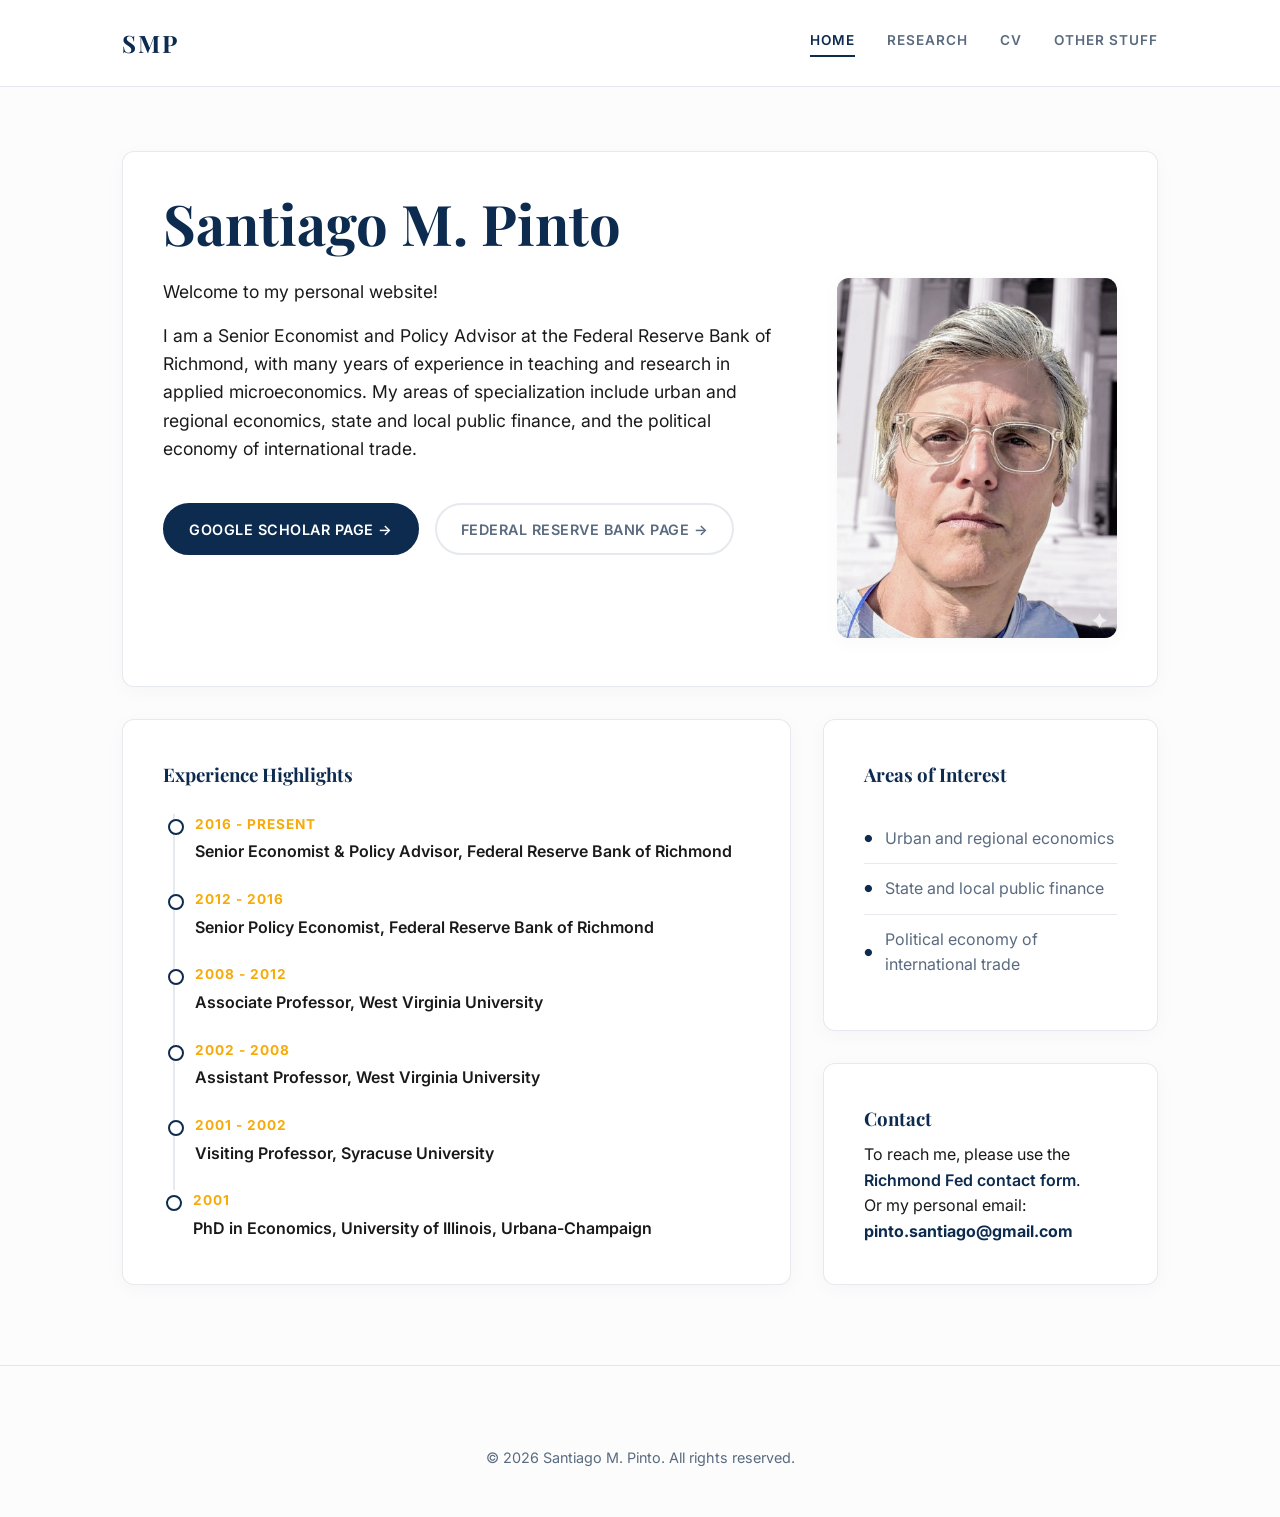
<file: index.html>
<!DOCTYPE html>
<html lang="en">

<head>
    <meta charset="UTF-8">
    <meta name="viewport" content="width=device-width, initial-scale=1.0">
    <title>Santiago M. Pinto </title>
    <link rel="stylesheet" href="style.css">
    <link rel="preconnect" href="https://fonts.googleapis.com">
    <link rel="preconnect" href="https://fonts.gstatic.com" crossorigin>
    <link
        href="https://fonts.googleapis.com/css2?family=Inter:wght@300;400;600;700&family=Playfair+Display:ital,wght@0,600;1,600&display=swap"
        rel="stylesheet">
</head>

<body>
    <nav class="navbar">
        <div class="nav-container">
            <a href="index.html" class="logo">SMP</a>
            <div class="nav-links">
                <a href="index.html" class="active">HOME</a>
                <a href="research.html">RESEARCH</a>
                <a href="cv.html">CV</a>
                <a href="other-stuff.html">OTHER STUFF</a>
            </div>
            <div class="hamburger">
                <div class="bar"></div>
                <div class="bar"></div>
                <div class="bar"></div>
            </div>
        </div>
    </nav>

    <main class="container">
        <!-- Hero Section -->
        <section class="hero glass-panel fade-in">
            <h1>Santiago M. Pinto</h1>
            <div class="hero-layout">
                <div class="hero-text">
                    <div class="hero-content">
                        <p>Welcome to my personal website!</p>
                        <p>I am a Senior Economist and Policy Advisor at the Federal Reserve Bank of Richmond, with many
                            years of experience in teaching and research in applied microeconomics. My areas of
                            specialization include urban and regional economics, state and local public finance, and the
                            political economy of international trade.</p>
                    </div>
                    <div class="hero-buttons">
                        <a href="https://scholar.google.com/citations?user=TOT0F80AAAAJ&hl=en" target="_blank"
                            class="btn primary-btn">Google Scholar Page &rarr;</a>
                        <a href="https://www.richmondfed.org/research/people/pinto" target="_blank"
                            class="btn secondary-btn">Federal Reserve Bank Page &rarr;</a>
                    </div>
                </div>
                <div class="hero-image">
                    <img src="smp_photo-EDIT.jpg" alt="Santiago M. Pinto">
                </div>
            </div>
        </section>

        <!-- Two Column Layout for Experience and Interests -->
        <div class="grid-2-cols">
            <!-- Experience -->
            <section class="experience glass-panel slide-up">
                <h3>Experience Highlights</h3>
                <ul class="timeline">
                    <li>
                        <div class="date">2016 - Present</div>
                        <div class="role">Senior Economist & Policy Advisor, Federal Reserve Bank of Richmond</div>
                    </li>
                    <li>
                        <div class="date">2012 - 2016</div>
                        <div class="role">Senior Policy Economist, Federal Reserve Bank of Richmond</div>
                    </li>
                    <li>
                        <div class="date">2008 - 2012</div>
                        <div class="role">Associate Professor, West Virginia University</div>
                    </li>
                    <li>
                        <div class="date">2002 - 2008</div>
                        <div class="role">Assistant Professor, West Virginia University</div>
                    </li>
                    <li>
                        <div class="date">2001 - 2002</div>
                        <div class="role">Visiting Professor, Syracuse University</div>
                    </li>
                    <li>
                        <div class="date">2001</div>
                        <div class="role">PhD in Economics, University of Illinois, Urbana-Champaign</div>
                    </li>
                </ul>
            </section>

            <!-- Areas of Interest & Contact -->
            <div class="side-column display-flex-col">
                <section class="interests glass-panel slide-up delay-1">
                    <h3>Areas of Interest</h3>
                    <ul class="interest-list">
                        <li>
                            <span class="icon">&#9679;</span>
                            Urban and regional economics
                        </li>
                        <li>
                            <span class="icon">&#9679;</span>
                            State and local public finance
                        </li>
                        <li>
                            <span class="icon">&#9679;</span>
                            Political economy of international trade
                        </li>
                    </ul>
                </section>

                <section class="contact glass-panel slide-up delay-2 mt-auto">
                    <h3>Contact</h3>
                    <p>To reach me, please use the <a href="http://richmondfed.org/research/people/pinto"
                            target="_blank" class="text-link">Richmond Fed contact form</a>.</p>
                    <p>Or my personal email: <br> <a href="mailto:pinto.santiago@gmail.com"
                            class="text-link font-weight-bold">pinto.santiago@gmail.com</a></p>
                </section>
            </div>
        </div>
    </main>

    <footer>
        <div class="container text-center">
            <p>&copy; <span id="year"></span> Santiago M. Pinto. All rights reserved.</p>
        </div>
    </footer>

    <script src="main.js"></script>
</body>

</html>
</file>
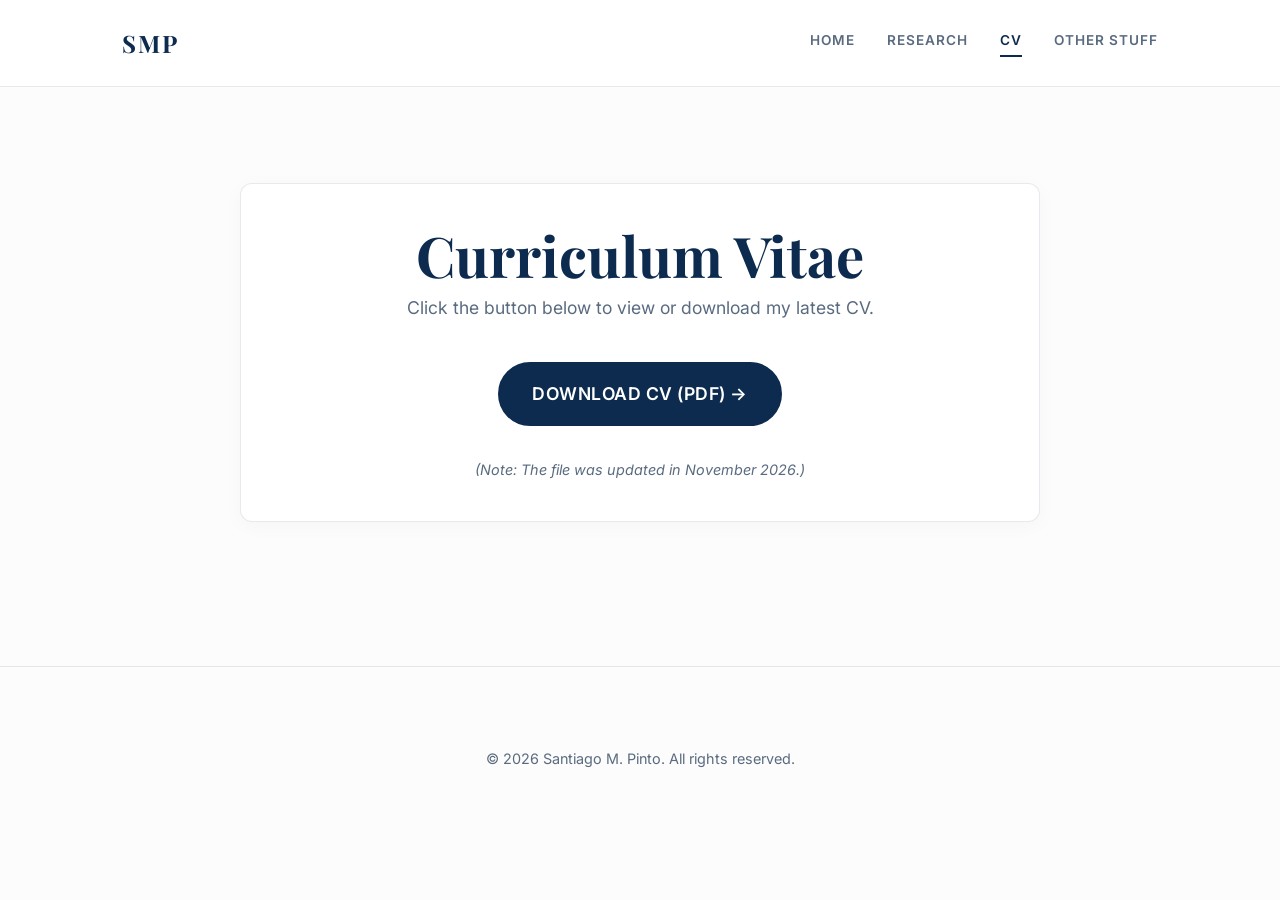
<file: cv.html>
<!DOCTYPE html>
<html lang="en">

<head>
    <meta charset="UTF-8">
    <meta name="viewport" content="width=device-width, initial-scale=1.0">
    <title>CV | Santiago M. Pinto</title>
    <link rel="stylesheet" href="style.css">
    <link rel="preconnect" href="https://fonts.googleapis.com">
    <link rel="preconnect" href="https://fonts.gstatic.com" crossorigin>
    <link
        href="https://fonts.googleapis.com/css2?family=Inter:wght@300;400;600;700&family=Playfair+Display:ital,wght@0,600;1,600&display=swap"
        rel="stylesheet">
</head>

<body>
    <nav class="navbar">
        <div class="nav-container">
            <a href="index.html" class="logo">SMP</a>
            <div class="nav-links">
                <a href="index.html">HOME</a>
                <a href="research.html">RESEARCH</a>
                <a href="cv.html" class="active">CV</a>
                <a href="other-stuff.html">OTHER STUFF</a>
            </div>
            <div class="hamburger">
                <div class="bar"></div>
                <div class="bar"></div>
                <div class="bar"></div>
            </div>
        </div>
    </nav>

    <main class="container">
        <section class="hero glass-panel fade-in text-center" style="max-width: 800px; margin: 4rem auto;">
            <h1>Curriculum Vitae</h1>
            <p class="subtitle mb-1">Click the button below to view or download my latest CV.</p>

            <div style="margin-top: 2.5rem;">
                <a href="CV_SMP.pdf" target="_blank" class="btn primary-btn"
                    style="font-size: 1.1rem; padding: 1rem 2rem;">
                    Download CV (PDF) &rarr;
                </a>
            </div>

            <p style="margin-top: 2rem; font-size: 0.9rem; color: var(--text-secondary);">
                <em>(Note: The file was updated in November 2026.)</em>
            </p>
        </section>
    </main>

    <footer>
        <div class="container text-center">
            <p>&copy; <span id="year"></span> Santiago M. Pinto. All rights reserved.</p>
        </div>
    </footer>

    <script src="main.js"></script>
</body>


</html>
</file>
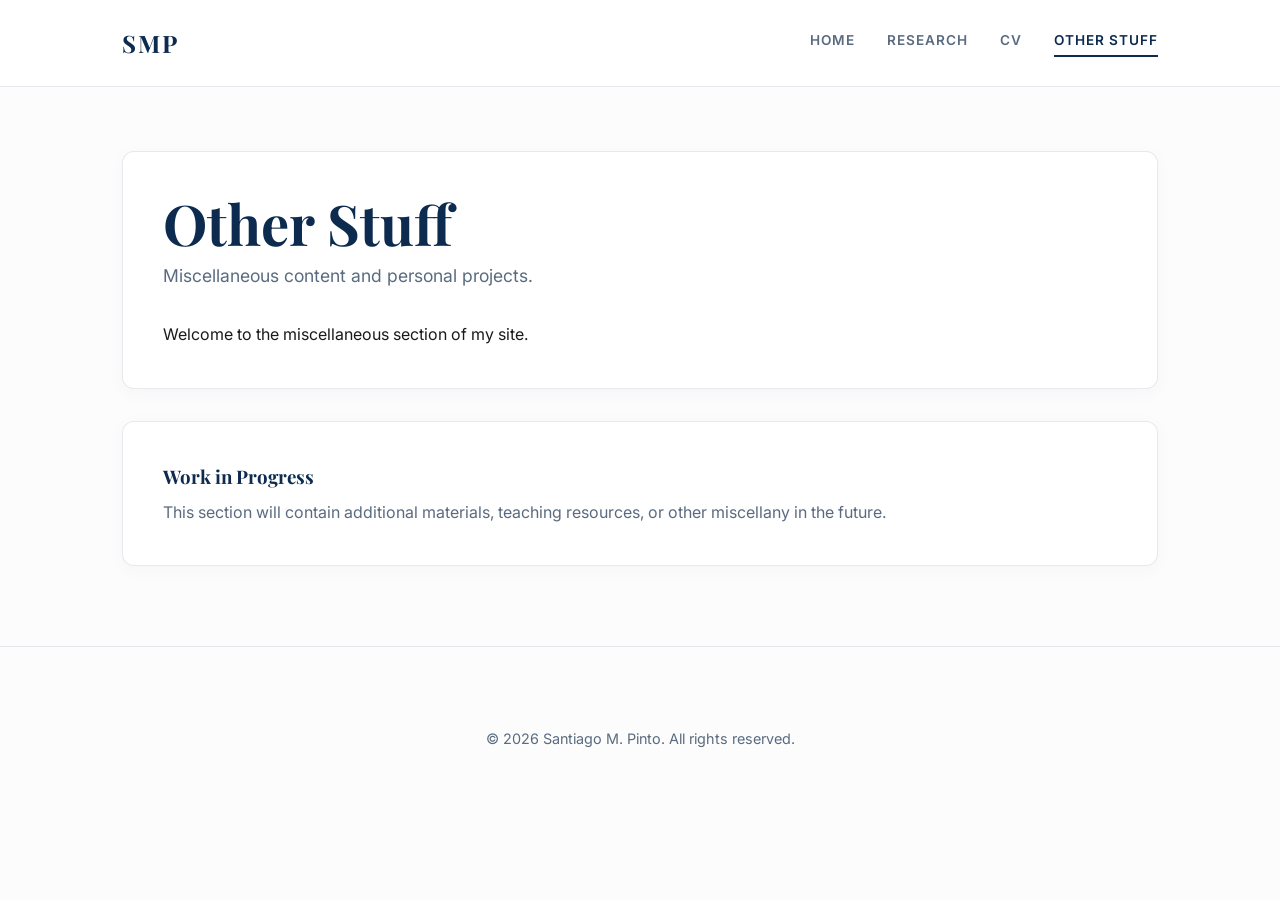
<file: other-stuff.html>
<!DOCTYPE html>
<html lang="en">

<head>
    <meta charset="UTF-8">
    <meta name="viewport" content="width=device-width, initial-scale=1.0">
    <title>Other Stuff | Santiago M. Pinto</title>
    <link rel="stylesheet" href="style.css">
    <link rel="preconnect" href="https://fonts.googleapis.com">
    <link rel="preconnect" href="https://fonts.gstatic.com" crossorigin>
    <link
        href="https://fonts.googleapis.com/css2?family=Inter:wght@300;400;600;700&family=Playfair+Display:ital,wght@0,600;1,600&display=swap"
        rel="stylesheet">
</head>

<body>
    <nav class="navbar">
        <div class="nav-container">
            <a href="index.html" class="logo">SMP</a>
            <div class="nav-links">
                <a href="index.html">HOME</a>
                <a href="research.html">RESEARCH</a>
                <a href="cv.html">CV</a>
                <a href="other-stuff.html" class="active">OTHER STUFF</a>
            </div>
            <div class="hamburger">
                <div class="bar"></div>
                <div class="bar"></div>
                <div class="bar"></div>
            </div>
        </div>
    </nav>

    <main class="container">
        <section class="hero glass-panel fade-in">
            <h1>Other Stuff</h1>
            <p class="subtitle mb-1">Miscellaneous content and personal projects.</p>
            <p>Welcome to the miscellaneous section of my site.</p>
        </section>

        <section class="glass-panel slide-up delay-1" style="margin-top: 2rem;">
            <h3>Work in Progress</h3>
            <p style="color: var(--text-secondary);">This section will contain additional materials, teaching resources,
                or other miscellany in the future.</p>
        </section>
    </main>

    <footer>
        <div class="container text-center">
            <p>&copy; <span id="year"></span> Santiago M. Pinto. All rights reserved.</p>
        </div>
    </footer>

    <script src="main.js"></script>
</body>

</html>
</file>
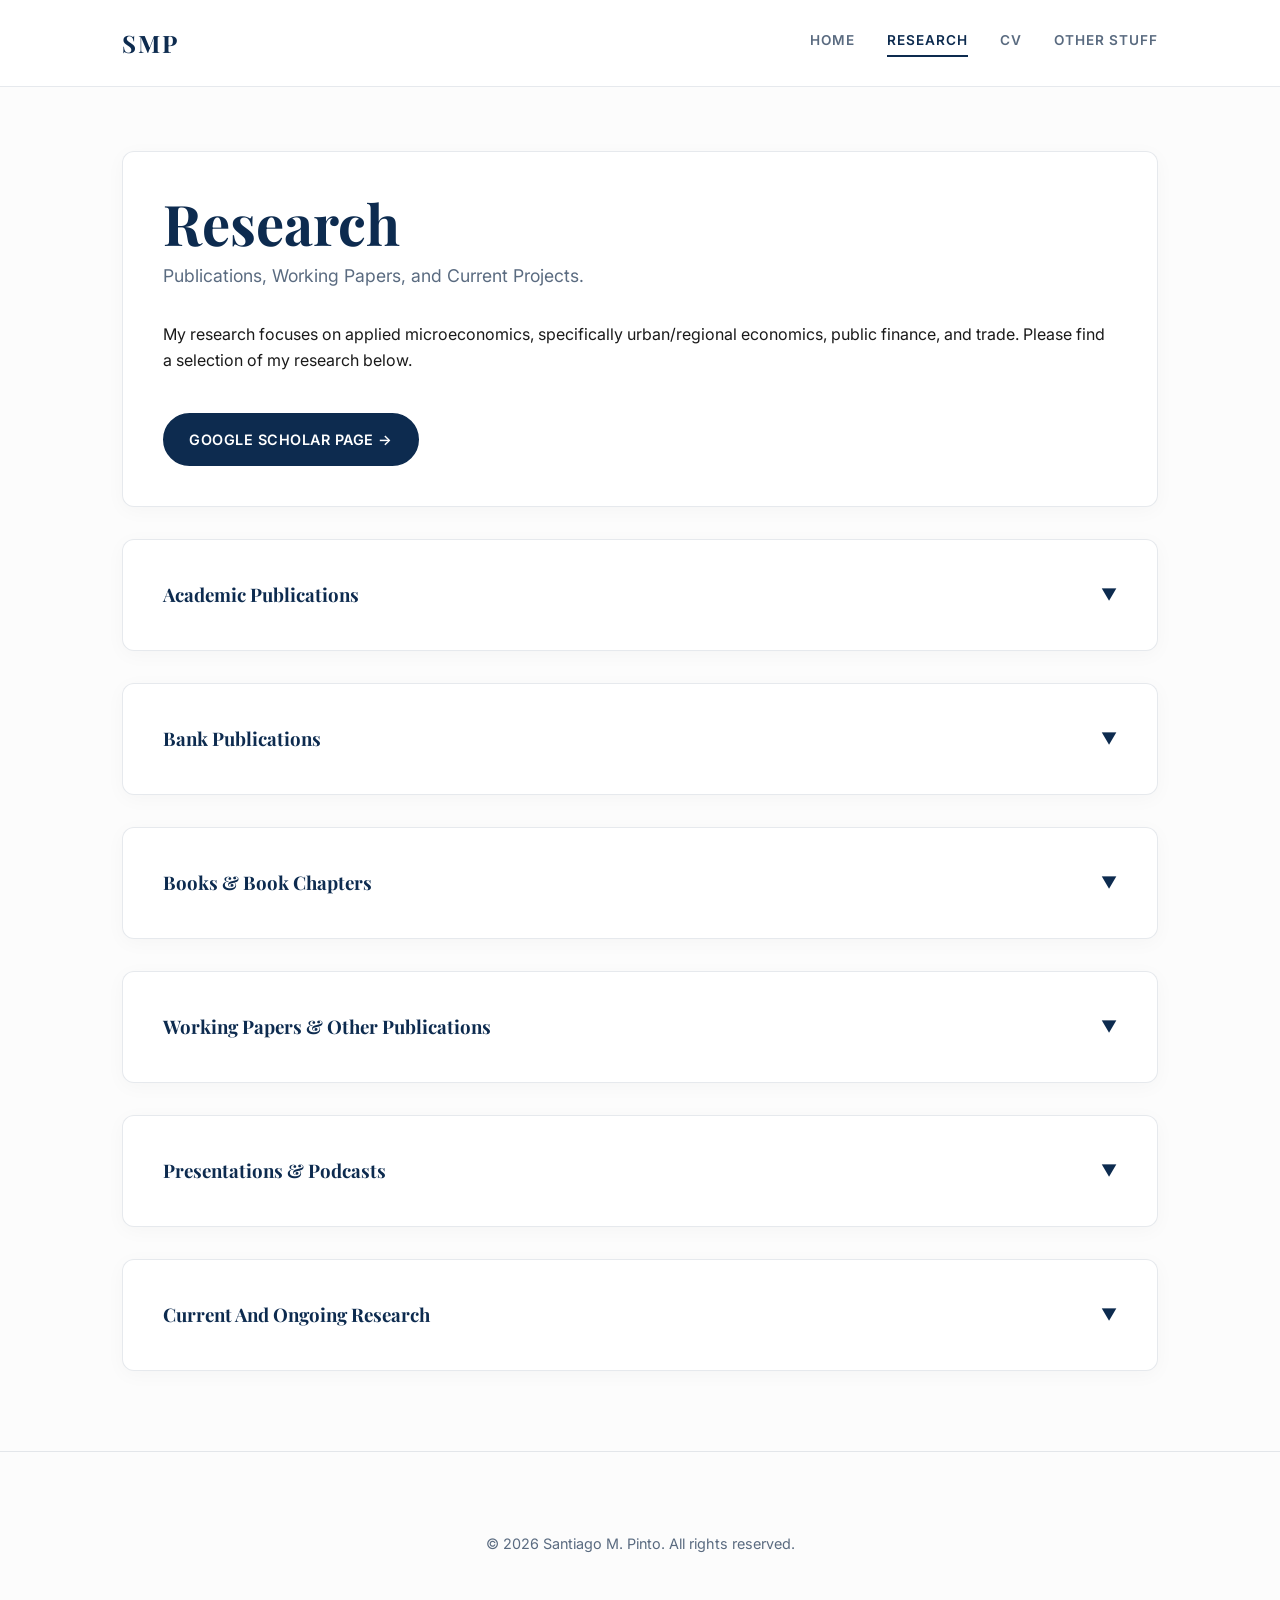
<file: research.html>
<!DOCTYPE html>
<html lang="en">
<head>
    <meta charset="UTF-8">
    <meta name="viewport" content="width=device-width, initial-scale=1.0">
    <title>Research | Santiago M. Pinto</title>
    <link rel="stylesheet" href="style.css">
    <link rel="preconnect" href="https://fonts.googleapis.com">
    <link rel="preconnect" href="https://fonts.gstatic.com" crossorigin>
    <link href="https://fonts.googleapis.com/css2?family=Inter:wght@300;400;600;700&family=Playfair+Display:ital,wght@0,600;1,600&display=swap" rel="stylesheet">
    <style>
        details summary::-webkit-details-marker { display:none; }
        details summary { list-style: none; }
        details[open] > summary .arrow-icon { transform: rotate(180deg); }
        .category-summary {
            cursor: pointer;
            outline: none;
            display: flex;
            justify-content: space-between;
            align-items: center;
            user-select: none;
        }
        .category-summary h3 {
            margin-bottom: 0;
        }
        .category-arrow {
            color: var(--primary-color);
            font-size: 1rem;
            margin-top: 0;
        }
        .category-dropdown[open] > .timeline {
            margin-top: 1.5rem;
            padding-top: 1rem;
            border-top: 1px solid var(--border-light);
        }
        .arrow-icon { transition: transform 0.3s ease; display: inline-block; font-size: 0.8rem; margin-top: 4px; }
        .category-arrow { color: var(--primary-color); font-size: 1rem; margin-top: 0; }
        .abstract-box { margin-top: 1rem; font-size: 0.95rem; color: var(--text-secondary); line-height: 1.6; border-left: 3px solid var(--border-light); padding-left: 1rem; background: rgba(0,0,0,0.01); padding: 1rem; border-radius: 4px; }
    </style>
</head>
<body>
    <nav class="navbar">
        <div class="nav-container">
            <a href="index.html" class="logo">SMP</a>
            <div class="nav-links">
                <a href="index.html">HOME</a>
                <a href="research.html" class="active">RESEARCH</a>
                <a href="cv.html">CV</a>
                <a href="other-stuff.html">OTHER STUFF</a>
            </div>
            <div class="hamburger">
                <div class="bar"></div>
                <div class="bar"></div>
                <div class="bar"></div>
            </div>
        </div>
    </nav>
    <main class="container">
        <section class="hero glass-panel fade-in">
            <h1>Research</h1>
            <p class="subtitle mb-1">Publications, Working Papers, and Current Projects.</p>
            <p>My research focuses on applied microeconomics, specifically urban/regional economics, public finance, and trade. Please find a selection of my research below.</p>
            <div class="hero-buttons">
                <a href="https://scholar.google.com/citations?user=TOT0F80AAAAJ&hl=en" target="_blank" class="btn primary-btn">Google Scholar Page &rarr;</a>
            </div>
        </section>

        <section class="glass-panel slide-up delay-0 display-flex-col" style="margin-top:2rem;">
            <details class="category-dropdown">
                <summary class="category-summary">
                    <h3>Academic Publications</h3>
                    <span class="arrow-icon category-arrow">▼</span>
                </summary>
            <div class="timeline" style="margin-top: 1rem;">
                <ul>
                    <li>
                        <details>
                            <summary style="cursor: pointer; outline: none;">
                                <div style="display: flex; justify-content: space-between; align-items: flex-start;">
                                    <div class="role" style="max-width: 90%;">Import Tariffs and Illegal Immigration: A Strategic Analysis</div>
                                    <span class="arrow-icon" style="color:var(--primary-color);">▼</span>
                                </div>
                                <div class="date">Federal Reserve Bank of St. Louis Review, Vol. 108, Issue 7, June 2026: 1-12</div>
                                <p style="font-size: 0.95rem; color: var(--text-secondary); margin-top: 0.2rem;">Subhayu Bandyopadhyay &amp; Santiago Pinto</p>
                            </summary>
                            <div class="abstract-box"><strong>Abstract:</strong> We examine the effects of tariffs in a two-country specific-factors model with endogenous illegal immigration. While tariffs generate the usual terms-of-trade gains in goods markets for the host country, they also raise wages and attract additional illegal immigration. Increased immigration-related costs and higher wage costs of hiring immigrants may reduce the welfare of citizens of the host country. We also show that within the context of our two-nation framework, free trade need not maximize joint welfare when illegal immigration and certain immigration-related costs are present. Finally, we analyze a sequential game in which the host nation announces a contingent tariff schedule to induce the source nation to adopt emigration-deterring border enforcement. Under a credible commitment mechanism, the host nation can achieve a free-trade equilibrium with lower illegal immigration and higher welfare compared with the baseline equilibrium without contingent tariffs.</div>
                        </details>
                    </li>
                    <li>
                        <details>
                            <summary style="cursor: pointer; outline: none;">
                                <div style="display: flex; justify-content: space-between; align-items: flex-start;">
                                    <div class="role" style="max-width: 90%;">The Information Content and Statistical Properties of Diffusion Indices</div>
                                    <span class="arrow-icon" style="color:var(--primary-color);">▼</span>
                                </div>
                                <div class="date">International Journal of Central Banking, Issue 63, September 2020</div>
                                <p style="font-size: 0.95rem; color: var(--text-secondary); margin-top: 0.2rem;">Santiago Pinto, Pierre-Daniel G. Sarte, Robert Sharp</p>
                            </summary>
                            <div class="abstract-box"><strong>Abstract:</strong> We study diffusion indexes constructed from qualitative surveys to provide real-time assessments of various aspects of economic activity. In particular, we highlight the role of diffusion indexes as estimates of change in a quasi-extensive margin, and characterize their distribution, focusing on the uncertainty implied by both sampling and the polarization of participants' responses. Because qualitative tendency surveys generally cover multiple questions around a topic, a key aspect of this uncertainty concerns the coincidence of responses, or the degree to which polarization co-moves, across individual questions. We illustrate these results using microdata on individual responses underlying different composite indexes published by the Michigan Survey of Consumers. We find a secular rise in consumer uncertainty starting around 2000, following a decade-long decline, and higher agreement among respondents in prior periods. In 2014, six years after the Great Recession, uncertainty arising from the polarization of responses in the Michigan Survey stood at its highest level, coinciding with the weakest recovery in U.S. postwar history. The formulas we derive allow for simple computations of approximate confidence intervals, thus affording a more complete real-time assessment of economic conditions using qualitative surveys.</div>
                        </details>
                    </li>
                    <li>
                        <details>
                            <summary style="cursor: pointer; outline: none;">
                                <div style="display: flex; justify-content: space-between; align-items: flex-start;">
                                    <div class="role" style="max-width: 90%;">Distance and Decline: The Case of Petersburg, Virginia</div>
                                    <span class="arrow-icon" style="color:var(--primary-color);">▼</span>
                                </div>
                                <div class="date">Economic Journal, Vol. 22, 2018: 1-28</div>
                                <p style="font-size: 0.95rem; color: var(--text-secondary); margin-top: 0.2rem;">Raymond Owens III & Santiago Pinto</p>
                            </summary>
                            <div class="abstract-box"><strong>Abstract:</strong> Petersburg, Virginia, prospered over two centuries as a center of production and trade. However, the city experienced economic difficulties beginning in the 1980s as a large number of layoffs at production plants in the area coincided with an erosion of retail trade in the city. Prolonged economic decline followed. In contrast, somewhat similar shocks in other moderate-sized cities in Virginia were followed by gradual economic recovery. We examine these differing outcomes and offer an explanation that hinges on the proximity of Petersburg to its larger neighbor, the greater Richmond area. We find evidence suggesting that after the job declines, higher-skilled residents in Petersburg initially commuted to jobs nearer to Richmond, later relocating from Petersburg toward Richmond-an option not readily available in the other Virginia cities considered. We suggest that, as a result, Petersburg suffered a sharp decline in tax revenues and that municipal costs could not be proportionately scaled down, leading to severe fiscal stress.</div>
                        </details>
                    </li>
                    <li>
                        <details>
                            <summary style="cursor: pointer; outline: none;">
                                <div style="display: flex; justify-content: space-between; align-items: flex-start;">
                                    <div class="role" style="max-width: 90%;">Unauthorized Immigration and Fiscal Competition</div>
                                    <span class="arrow-icon" style="color:var(--primary-color);">▼</span>
                                </div>
                                <div class="date">European Economic Review, Vol. 92, February 2017: 282-305</div>
                                <p style="font-size: 0.95rem; color: var(--text-secondary); margin-top: 0.2rem;">Subhayu Bandyopadhyay, Santiago Pinto</p>
                            </summary>
                            <div class="abstract-box"><strong>Abstract:</strong> Reflecting upon recent enforcement policy activism of US states and countries within the EU towards unauthorized workers, we examine the overlap of centralized (federal) and decentralized (state or regional) enforcement of immigration policies in a spatial context. Among other results, we find that if interstate mobility is costless, internal enforcement is overprovided, and border enforcement and local goods are underprovided when regions take more responsibility in deciding policies. This leads to higher levels of unauthorized immigration under decentralization. Interregional migration costs moderate such over/underprovision. Moreover, income distributive motives in the host country may shape the design of immigration policies in specific ways. The basic model is extended in several ways. First, we study how the policies change when regions can exclude unauthorized immigrants from the consuming of regionally provided goods or services. Second, we assume that the potential number of unauthorized immigrants is endogenous. And finally, we examine the effect of considering an alternative spatial configuration that includes border and “interior” regions.</div>
                        </details>
                    </li>
                    <li>
                        <details>
                            <summary style="cursor: pointer; outline: none;">
                                <div style="display: flex; justify-content: space-between; align-items: flex-start;">
                                    <div class="role" style="max-width: 90%;">Zoning Rules! The Economics of Land Use Regulation (Book Review)</div>
                                    <span class="arrow-icon" style="color:var(--primary-color);">▼</span>
                                </div>
                                <div class="date">Review of Regional Studies, Vol. 47, Issue 2, 2017: 221-224</div>
                                <p style="font-size: 0.95rem; color: var(--text-secondary); margin-top: 0.2rem;">Santiago Pinto</p>
                            </summary>
                        </details>
                    </li>
                    <li>
                        <details>
                            <summary style="cursor: pointer; outline: none;">
                                <div style="display: flex; justify-content: space-between; align-items: flex-start;">
                                    <div class="role" style="max-width: 90%;">Social Interactions and the Effectiveness of Regional Policies</div>
                                    <span class="arrow-icon" style="color:var(--primary-color);">▼</span>
                                </div>
                                <div class="date">Review of Regional Studies, Vol. 46, 2016: 117-126</div>
                                <p style="font-size: 0.95rem; color: var(--text-secondary); margin-top: 0.2rem;">Santiago Pinto</p>
                            </summary>
                            <div class="abstract-box"><strong>Abstract:</strong> Why does the implementation of urban policies with similar characteristics achieve disparate results? Why do the same policies work in certain social and economic environments, but not in others? What are the reasons explaining the varied outcomes? This presentation claims that social interactions, including neighborhood and network effects, may play a key role at explaining the effectiveness of urban policies. It is argued that the availability of new and better information, such as recent data obtained from social experiments, might provide new insights on how non-market interactions may condition policy interventions in an urban setting.</div>
                        </details>
                    </li>
                    <li>
                        <details>
                            <summary style="cursor: pointer; outline: none;">
                                <div style="display: flex; justify-content: space-between; align-items: flex-start;">
                                    <div class="role" style="max-width: 90%;">Urban Crime and Labor Mobility</div>
                                    <span class="arrow-icon" style="color:var(--primary-color);">▼</span>
                                </div>
                                <div class="date">Journal of Public Economic Theory, Vol. 13, June 2011: 443-462</div>
                                <p style="font-size: 0.95rem; color: var(--text-secondary); margin-top: 0.2rem;">Subhayu Bandyopadhyay, Santiago Pinto, Christopher H. Wheeler</p>
                            </summary>
                            <div class="abstract-box"><strong>Abstract:</strong> Two municipalities within a metropolitan statistical area (MSA) determine the level of local law enforcement. Enforcement reduces and diverts crime. The former confers a spillover benefit; the latter a spillover cost. When labor is mobile, welfare necessarily declines: if enforcement is too high (low) under labor immobility, it is raised (reduced) further under mobility. If municipalities have different enforcement costs, mobility reduces welfare for the high-cost municipality and for the MSA, but the effect is ambiguous on the low-cost municipality. Finally, when residents choose between productive and criminal activities, enforcement is more likely to be overprovided.</div>
                        </details>
                    </li>
                    <li>
                        <details>
                            <summary style="cursor: pointer; outline: none;">
                                <div style="display: flex; justify-content: space-between; align-items: flex-start;">
                                    <div class="role" style="max-width: 90%;">Crime in a Multi-Jurisdictional Model with Private and Public Prevention</div>
                                    <span class="arrow-icon" style="color:var(--primary-color);">▼</span>
                                </div>
                                <div class="date">Journal of Regional Science, Vol. 49, December 2009: 977-996</div>
                                <p style="font-size: 0.95rem; color: var(--text-secondary); margin-top: 0.2rem;">Kangoh Lee & Santiago Pinto</p>
                            </summary>
                            <div class="abstract-box"><strong>Abstract:</strong> Criminals move between jurisdictions in response to differences in the net returns to crime that depend on the opportunity for crime and the effort to prevent crime. An increase in police protection of a jurisdiction diverts crime to other jurisdictions when only public crime prevention such as police protection is available. However, residents also invest in private prevention (private security, burglar alarms, etc.), and the value of these measures depends on the level of local public protection. In a spatial context, an increase in public prevention of a jurisdiction not only alters the incentives of individuals of the jurisdiction, but also of other jurisdictions as well, and such a change in private crime prevention may end up attracting crime to the jurisdiction. An increase in public prevention of a jurisdiction thus may divert or attract crime. This ambiguous effect stands in contrast with the literature and may appear counterintuitive, but is logical under plausible conditions.</div>
                        </details>
                    </li>
                    <li>
                        <details>
                            <summary style="cursor: pointer; outline: none;">
                                <div style="display: flex; justify-content: space-between; align-items: flex-start;">
                                    <div class="role" style="max-width: 90%;">The Politics of Investment: Partisanship and the Sectoral Allocation of Foreign Direct Investment</div>
                                    <span class="arrow-icon" style="color:var(--primary-color);">▼</span>
                                </div>
                                <div class="date">Economics &amp; Politics, Vol. 20, June 2008: 216-254</div>
                                <p style="font-size: 0.95rem; color: var(--text-secondary); margin-top: 0.2rem;">Pablo M. Pinto &amp; Santiago Pinto</p>
                            </summary>
                            <div class="abstract-box"><strong>Abstract:</strong> This paper explores the existence of partisan cycles in foreign direct investment performance. Our theoretical model predicts that the incumbent government's partisanship should affect foreign investors' decision to flow into different sectors of the host country: pro-labor governments would encourage the inflow of the type of investment that complements labor in production; pro-capital governments would promote the entry of investment that substitutes for labor. Empirical evidence from a sample of Organisation for Economic Co-operation and Development countries reveals a pattern of foreign investors' response to partisan cycles consistent with the predictions of the model. First, foreign investment systematically flows into different sectors of the host economy under left- and right-leaning incumbents. Second, we find a positive correlation between foreign investment and changes in average wages under left-leaning incumbents, but no effect on wages under right-leaning governments.</div>
                        </details>
                    </li>
                    <li>
                        <details>
                            <summary style="cursor: pointer; outline: none;">
                                <div style="display: flex; justify-content: space-between; align-items: flex-start;">
                                    <div class="role" style="max-width: 90%;">Bank Branching Deregulation: A Spatial Competition Model</div>
                                    <span class="arrow-icon" style="color:var(--primary-color);">▼</span>
                                </div>
                                <div class="date">Anales de Estudios Económicos y Empresariales. Issue 17, pp. 87-108, 2007</div>
                                <p style="font-size: 0.95rem; color: var(--text-secondary); margin-top: 0.2rem;">Jorge Guillén & Santiago Pinto</p>
                            </summary>
                            <div class="abstract-box"><strong>Abstract:</strong> This paper develops a theoretical model of spatial competition be- tween banks that attempts to explain the rationale behind the implementation of federal branching restrictions in the U.S. banking industry in 1927, and their subsequent elimination in 1994. The model considers two difierent settings. The flrst one assumes that banks cannot open a branch in another state or region, and the second one considers that there are no branching restrictions. We derive the Nash Equilibria when banks compete in interest rates ofiered to investors located in difierent regions and determine winners and losers in each case. We also examine the conditions under which banks would flnd it profltable to open a branch in another region in terms of the costs of performing long-distance transactions. We show that when these costs decline (for instance, as a result of technological innovations in the banking industry), banks do not flnd it attractive to open branches elsewhere. Hence, any regulation that prevents branching restrictions simply becomes obsolete. In light of the conclusions of the model, the elimina- tion of these restrictions can be understood as an attempt to bring regulatory standards in accordance with economic reality.</div>
                        </details>
                    </li>
                    <li>
                        <details>
                            <summary style="cursor: pointer; outline: none;">
                                <div style="display: flex; justify-content: space-between; align-items: flex-start;">
                                    <div class="role" style="max-width: 90%;">Tax Competition in the Presence of Interjurisdictional Externalities: The Case of Crime Prevention</div>
                                    <span class="arrow-icon" style="color:var(--primary-color);">▼</span>
                                </div>
                                <div class="date">Journal of Regional Science, Vol. 47, December 2007: 897-913</div>
                                <p style="font-size: 0.95rem; color: var(--text-secondary); margin-top: 0.2rem;">Santiago Pinto</p>
                            </summary>
                            <div class="abstract-box"><strong>Abstract:</strong> The paper analyzes the effect of fiscal competition when local governments choose the level of public goods that generate spillover effects elsewhere. For instance, law enforcement activities affect both the crime level in the jurisdiction providing the good and in neighboring communities. The model shows that when local governments rely on capital taxation to finance these expenditures the spillover effects may not lead to an inefficient provision of public goods as predicted by the tax competition literature. In the model, capital is costlessly mobile and offenders relocate responding to differential criminal opportunities and differential local law enforcement efforts.</div>
                        </details>
                    </li>
                    <li>
                        <details>
                            <summary style="cursor: pointer; outline: none;">
                                <div style="display: flex; justify-content: space-between; align-items: flex-start;">
                                    <div class="role" style="max-width: 90%;">Corporate Profit Tax, Capital Mobility, and Formula Apportionment</div>
                                    <span class="arrow-icon" style="color:var(--primary-color);">▼</span>
                                </div>
                                <div class="date">Journal of Urban Economics, Vol. 62, July 2007: 76-102</div>
                                <p style="font-size: 0.95rem; color: var(--text-secondary); margin-top: 0.2rem;">Santiago Pinto</p>
                            </summary>
                            <div class="abstract-box"><strong>Abstract:</strong> The paper develops an analytical framework in which regional governments strategically determine the structure of the corporate profit tax system when an apportionment formula determines the proportion of the firms' income subject to regional taxation. The conclusions can be summarized as follows: (i) Regional governments subsidize capital through the corporate tax system. (ii) Tax rates become higher and the portion of capital costs that can be deducted from taxable income becomes smaller as the formula weighs more production shares. (iii) The regionally provided good may be below or above the efficient level. (iv) The extent of the distortion depends on the particular formula put into practice. (v) Regional governments strictly prefer a formula that exclusively weighs the production proportion to any other alternative.</div>
                        </details>
                    </li>
                    <li>
                        <details>
                            <summary style="cursor: pointer; outline: none;">
                                <div style="display: flex; justify-content: space-between; align-items: flex-start;">
                                    <div class="role" style="max-width: 90%;">Choosing a Place to Live and a Workplace</div>
                                    <span class="arrow-icon" style="color:var(--primary-color);">▼</span>
                                </div>
                                <div class="date">Económica, Vol. 52, 2006: 15-51</div>
                                <p style="font-size: 0.95rem; color: var(--text-secondary); margin-top: 0.2rem;">Huberto M. Ennis, Santiago Pinto, Alberto Porto</p>
                            </summary>
                            <div class="abstract-box"><strong>Abstract:</strong> We study how fiscal policies and commuting costs determine the geographical distribution of workers and households in an economy. We characterize equilibrium outcomes in a simple two-region model with commuting costs, local public goods, and local infrastructure. We also provide a short survey of the related economic literature that discusses other important factors driving the localization decisions of agents. Finally, we argue that the issues raise in this paper play a significant role in the geographic distribution of economic activity in the Greater Buenos Aires urban area of Argentina.</div>
                        </details>
                    </li>
                    <li>
                        <details>
                            <summary style="cursor: pointer; outline: none;">
                                <div style="display: flex; justify-content: space-between; align-items: flex-start;">
                                    <div class="role" style="max-width: 90%;">Equality of Opportunity and Optimal In-Kind and In-Cash Policies</div>
                                    <span class="arrow-icon" style="color:var(--primary-color);">▼</span>
                                </div>
                                <div class="date">Journal of Public Economics, Vol. 90, January 2006: 143-169</div>
                                <p style="font-size: 0.95rem; color: var(--text-secondary); margin-top: 0.2rem;">Leonardo Gasparini, Santiago Pinto</p>
                            </summary>
                            <div class="abstract-box"><strong>Abstract:</strong> This paper examines the argument for public provision of certain private goods, like education and health, based on equality of opportunity by studying the utility possibility frontier of a society in which there is a concern for the distribution of these goods. A given quality of education or health services can be consumed for free in the public sector, but people can opt-out and purchase their desired quality levels in the private sector. Some of the conclusions are: (i) a pure cash transfer is optimal when the utility redistribution is either “sufficiently” small or large; (ii) if and only if both the equality-of-opportunity concern and the utility redistribution are large enough, can an in-kind program which attracts the whole population be justified; (iii) even when everybody chooses the in-kind program, it may be optimal to perform some additional utility redistribution by increasing the size of such program.</div>
                        </details>
                    </li>
                    <li>
                        <details>
                            <summary style="cursor: pointer; outline: none;">
                                <div style="display: flex; justify-content: space-between; align-items: flex-start;">
                                    <div class="role" style="max-width: 90%;">Assistance to Poor Households When Income is Not Observed: Targeted In-Kind and In-Cash Transfers</div>
                                    <span class="arrow-icon" style="color:var(--primary-color);">▼</span>
                                </div>
                                <div class="date">Journal of Urban Economics, Vol. 53, November 2004: 536-553</div>
                                <p style="font-size: 0.95rem; color: var(--text-secondary); margin-top: 0.2rem;">Santiago Pinto</p>
                            </summary>
                            <div class="abstract-box"><strong>Abstract:</strong> Policymakers frequently design self-targeting programs or target poor areas to assist poor families when income is not observed. Self-targeting schemes take advantage of differences in participation costs in assistance programs across households. Geographic targeting assumes that transfers are solely determined by the region of residence: to receive the benefits, households not initially present in the targeted areas must relocate away from their original place of residence and live with the poor, which entails a cost that can also be interpreted as a participation cost in the assistance program. The paper shows that a combination of in-kind and in-cash transfers tied to the consumption of a publicly provided private good targeted to the poor becomes very useful when non-poor households have different participation costs. By distinguishing users and non-users of public facilities additional in-cash transfers can be directed to the poor more effectively. The paper demonstrates that the publicly provided good ends up being undersupplied, and the distortion becomes less important as participation costs rise. More importantly, it shows that this kind of redistributive program dominates a pure in-cash scheme.</div>
                        </details>
                    </li>
                    <li>
                        <details>
                            <summary style="cursor: pointer; outline: none;">
                                <div style="display: flex; justify-content: space-between; align-items: flex-start;">
                                    <div class="role" style="max-width: 90%;">Residential Choice, Mobility, and the Labor Market</div>
                                    <span class="arrow-icon" style="color:var(--primary-color);">▼</span>
                                </div>
                                <div class="date">Journal of Urban Economics, Vol. 51, MAY 2002: 469-496</div>
                                <p style="font-size: 0.95rem; color: var(--text-secondary); margin-top: 0.2rem;">Santiago Pinto</p>
                            </summary>
                            <div class="abstract-box"><strong>Abstract:</strong> There is substantial evidence suggesting that the process of suburbanization creates new job opportunities that are not equally exploited by all workers. In order to explain this phenomenon, a simple model is developed which incorporates borrowing constraints as an important restriction on moving decisions, obstructing the necessary labor flows between jurisdictions required to equalize (net) wages. In essence, people who cannot borrow will be restricted in terms of their capability to change residence location and, therefore, will have limited possibilities of working in distant labor markets, or they will be subject to excessive commuting. Furthermore, the labor allocation induced by households' behavior facing these constraints affects consumer welfare, production, and producers' profits. The outcomes with perfect credit markets and with borrowing restrictions are calculated, and the economic welfare levels are compared. As wages are flexible, they adjust to reflect the relative scarcity of workers present in each jurisdiction. Consequently, some of the negative effects of the borrowing constraints are compensated, so the outcomes cannot be easily compared. Some numerical examples are constructed to have an idea of the possible outcomes under different conditions. Finally, it is found that allowing for moving cost deductions from taxable income may help to alleviate the problem.</div>
                        </details>
                    </li>
                </ul>
            </div>
            </details>
        </section>
        <section class="glass-panel slide-up delay-1 display-flex-col" style="margin-top:2rem;">
            <details class="category-dropdown">
                <summary class="category-summary">
                    <h3>Bank Publications</h3>
                    <span class="arrow-icon category-arrow">▼</span>
                </summary>
            <div class="timeline" style="margin-top: 1rem;">
                <ul>
                    <li>
                        <details>
                            <summary style="cursor: pointer; outline: none;">
                                <div style="display: flex; justify-content: space-between; align-items: flex-start;">
                                    <div class="role" style="max-width: 90%;">The Postpandemic City: Urban Employment Centers and Commuting in the Fifth District</div>
                                    <span class="arrow-icon" style="color:var(--primary-color);">▼</span>
                                </div>
                                <div class="date">Economic Brief | No. 26-18, June 2026</div>
                                <p style="font-size: 0.95rem; color: var(--text-secondary); margin-top: 0.2rem;">Santiago Pinto</p>
                            </summary>
                            <div class="abstract-box"><strong>Summary:</strong> Employer-reported data through 2023 reveal a divergence in postpandemic commuting patterns across four large metropolitan areas within the Fifth District.</div>
                        </details>
                    </li>
                    <li>
                        <details>
                            <summary style="cursor: pointer; outline: none;">
                                <div style="display: flex; justify-content: space-between; align-items: flex-start;">
                                    <div class="role" style="max-width: 90%;">How Does the Foreign-Born Population Affect Labor Force Growth?</div>
                                    <span class="arrow-icon" style="color:var(--primary-color);">▼</span>
                                </div>
                                <div class="date">Economic Brief | No. 26-03, January 2026</div>
                                <p style="font-size: 0.95rem; color: var(--text-secondary); margin-top: 0.2rem;">Santiago Pinto</p>
                            </summary>
                            <div class="abstract-box"><strong>Summary:</strong> Labor force growth has slowed, and aging populations are a significant factor.</div>
                        </details>
                    </li>
                    <li>
                        <details>
                            <summary style="cursor: pointer; outline: none;">
                                <div style="display: flex; justify-content: space-between; align-items: flex-start;">
                                    <div class="role" style="max-width: 90%;">Impacts of Government Spending Changes on Local Economies</div>
                                    <span class="arrow-icon" style="color:var(--primary-color);">▼</span>
                                </div>
                                <div class="date">Economic Brief | No. 25-28, July 2025</div>
                                <p style="font-size: 0.95rem; color: var(--text-secondary); margin-top: 0.2rem;">Santiago Pinto & Sonya Ravindranath Waddell</p>
                            </summary>
                        </details>
                    </li>
                    <li>
                        <details>
                            <summary style="cursor: pointer; outline: none;">
                                <div style="display: flex; justify-content: space-between; align-items: flex-start;">
                                    <div class="role" style="max-width: 90%;">What Might Cuts in Federal Government Spending Mean for the Fifth District?</div>
                                    <span class="arrow-icon" style="color:var(--primary-color);">▼</span>
                                </div>
                                <div class="date">Regional Matters | March 21, 2025</div>
                                <p style="font-size: 0.95rem; color: var(--text-secondary); margin-top: 0.2rem;">Stephanie Norris, Santiago Pinto & Sonya Ravindranath Waddell</p>
                            </summary>
                        </details>
                    </li>
                    <li>
                        <details>
                            <summary style="cursor: pointer; outline: none;">
                                <div style="display: flex; justify-content: space-between; align-items: flex-start;">
                                    <div class="role" style="max-width: 90%;">What Might Cuts to the Federal Government Workforce Mean for the Fifth District?</div>
                                    <span class="arrow-icon" style="color:var(--primary-color);">▼</span>
                                </div>
                                <div class="date">Regional Matters | March 4, 2025</div>
                                <p style="font-size: 0.95rem; color: var(--text-secondary); margin-top: 0.2rem;">Stephanie Norris, Santiago Pinto & Sonya Ravindranath Waddell</p>
                            </summary>
                        </details>
                    </li>
                    <li>
                        <details>
                            <summary style="cursor: pointer; outline: none;">
                                <div style="display: flex; justify-content: space-between; align-items: flex-start;">
                                    <div class="role" style="max-width: 90%;">Understanding Diffusion Indexes: Insights and Applications</div>
                                    <span class="arrow-icon" style="color:var(--primary-color);">▼</span>
                                </div>
                                <div class="date">Economic Brief | No. 25-05, February 2025</div>
                                <p style="font-size: 0.95rem; color: var(--text-secondary); margin-top: 0.2rem;">Santiago Pinto</p>
                            </summary>
                        </details>
                    </li>
                    <li>
                        <details>
                            <summary style="cursor: pointer; outline: none;">
                                <div style="display: flex; justify-content: space-between; align-items: flex-start;">
                                    <div class="role" style="max-width: 90%;">Commuting Patterns and Characteristics of Fifth District Counties</div>
                                    <span class="arrow-icon" style="color:var(--primary-color);">▼</span>
                                </div>
                                <div class="date">Economic Brief | No. 24-24, August 2024</div>
                                <p style="font-size: 0.95rem; color: var(--text-secondary); margin-top: 0.2rem;">Santiago Pinto & Sierra Stoney</p>
                            </summary>
                        </details>
                    </li>
                    <li>
                        <details>
                            <summary style="cursor: pointer; outline: none;">
                                <div style="display: flex; justify-content: space-between; align-items: flex-start;">
                                    <div class="role" style="max-width: 90%;">Are Place-Based Policies a Boon for Everyone?</div>
                                    <span class="arrow-icon" style="color:var(--primary-color);">▼</span>
                                </div>
                                <div class="date">Economic Brief | No. 24-7, February 2024</div>
                                <p style="font-size: 0.95rem; color: var(--text-secondary); margin-top: 0.2rem;">Santiago Pinto</p>
                            </summary>
                        </details>
                    </li>
                    <li>
                        <details>
                            <summary style="cursor: pointer; outline: none;">
                                <div style="display: flex; justify-content: space-between; align-items: flex-start;">
                                    <div class="role" style="max-width: 90%;">The Pandemic’s Effects on Children’s Education.</div>
                                    <span class="arrow-icon" style="color:var(--primary-color);">▼</span>
                                </div>
                                <div class="date">Economic Brief | No. 23-29, AUGUST 2023</div>
                                <p style="font-size: 0.95rem; color: var(--text-secondary); margin-top: 0.2rem;">Santiago Pinto</p>
                            </summary>
                        </details>
                    </li>
                    <li>
                        <details>
                            <summary style="cursor: pointer; outline: none;">
                                <div style="display: flex; justify-content: space-between; align-items: flex-start;">
                                    <div class="role" style="max-width: 90%;">Commuting Patterns and Economic Connectivity in the Fifth District</div>
                                    <span class="arrow-icon" style="color:var(--primary-color);">▼</span>
                                </div>
                                <div class="date">Economic Brief | No. 22-47, November 2022</div>
                                <p style="font-size: 0.95rem; color: var(--text-secondary); margin-top: 0.2rem;">Santiago Pinto & Sierra Stoney</p>
                            </summary>
                        </details>
                    </li>
                    <li>
                        <details>
                            <summary style="cursor: pointer; outline: none;">
                                <div style="display: flex; justify-content: space-between; align-items: flex-start;">
                                    <div class="role" style="max-width: 90%;">How Connected Are Counties in the Fifth District?</div>
                                    <span class="arrow-icon" style="color:var(--primary-color);">▼</span>
                                </div>
                                <div class="date">Regional Matters | October 2022</div>
                                <p style="font-size: 0.95rem; color: var(--text-secondary); margin-top: 0.2rem;">Santiago Pinto & Sierra Stoney</p>
                            </summary>
                        </details>
                    </li>
                    <li>
                        <details>
                            <summary style="cursor: pointer; outline: none;">
                                <div style="display: flex; justify-content: space-between; align-items: flex-start;">
                                    <div class="role" style="max-width: 90%;">Why Use a Diffusion Index?</div>
                                    <span class="arrow-icon" style="color:var(--primary-color);">▼</span>
                                </div>
                                <div class="date">Economic Brief | No. 22-22, June 2022</div>
                                <p style="font-size: 0.95rem; color: var(--text-secondary); margin-top: 0.2rem;">Santiago Pinto & Sonya Ravindranath Waddell</p>
                            </summary>
                        </details>
                    </li>
                    <li>
                        <details>
                            <summary style="cursor: pointer; outline: none;">
                                <div style="display: flex; justify-content: space-between; align-items: flex-start;">
                                    <div class="role" style="max-width: 90%;">How Does Trade Policy Get Decided?</div>
                                    <span class="arrow-icon" style="color:var(--primary-color);">▼</span>
                                </div>
                                <div class="date">Economic Brief | No. 22-11, March 2022</div>
                                <p style="font-size: 0.95rem; color: var(--text-secondary); margin-top: 0.2rem;">Santiago Pinto</p>
                            </summary>
                        </details>
                    </li>
                    <li>
                        <details>
                            <summary style="cursor: pointer; outline: none;">
                                <div style="display: flex; justify-content: space-between; align-items: flex-start;">
                                    <div class="role" style="max-width: 90%;">Trends in Criminal Activity, Crime Reporting, and Public Perceptions</div>
                                    <span class="arrow-icon" style="color:var(--primary-color);">▼</span>
                                </div>
                                <div class="date">Econ focus | Fourth Quarter, September 2021</div>
                                <p style="font-size: 0.95rem; color: var(--text-secondary); margin-top: 0.2rem;">Raymond E. Owens III & Santiago Pinto</p>
                            </summary>
                        </details>
                    </li>
                    <li>
                        <details>
                            <summary style="cursor: pointer; outline: none;">
                                <div style="display: flex; justify-content: space-between; align-items: flex-start;">
                                    <div class="role" style="max-width: 90%;">What Do Recent Studies Say About Crime and Policing? Part 2</div>
                                    <span class="arrow-icon" style="color:var(--primary-color);">▼</span>
                                </div>
                                <div class="date">Econ brief| 21-29b, September 2021</div>
                                <p style="font-size: 0.95rem; color: var(--text-secondary); margin-top: 0.2rem;">Raymond E. Owens III, Santiago Pinto</p>
                            </summary>
                        </details>
                    </li>
                    <li>
                        <details>
                            <summary style="cursor: pointer; outline: none;">
                                <div style="display: flex; justify-content: space-between; align-items: flex-start;">
                                    <div class="role" style="max-width: 90%;">What Do Recent Studies Say About Crime and Policing? Part 1</div>
                                    <span class="arrow-icon" style="color:var(--primary-color);">▼</span>
                                </div>
                                <div class="date">Econ brief| 21-29A, September 2021</div>
                                <p style="font-size: 0.95rem; color: var(--text-secondary); margin-top: 0.2rem;">Raymond E. Owens III & Santiago Pinto</p>
                            </summary>
                        </details>
                    </li>
                    <li>
                        <details>
                            <summary style="cursor: pointer; outline: none;">
                                <div style="display: flex; justify-content: space-between; align-items: flex-start;">
                                    <div class="role" style="max-width: 90%;">State and Local Governments: Economic Shocks and Fiscal Challenges</div>
                                    <span class="arrow-icon" style="color:var(--primary-color);">▼</span>
                                </div>
                                <div class="date">REGIONAL MATTERS | OCTOBER 20, 2020</div>
                                <p style="font-size: 0.95rem; color: var(--text-secondary); margin-top: 0.2rem;">John Mullin & Santiago Pinto</p>
                            </summary>
                        </details>
                    </li>
                    <li>
                        <details>
                            <summary style="cursor: pointer; outline: none;">
                                <div style="display: flex; justify-content: space-between; align-items: flex-start;">
                                    <div class="role" style="max-width: 90%;">What Do Diffusion Indices Tell Us?</div>
                                    <span class="arrow-icon" style="color:var(--primary-color);">▼</span>
                                </div>
                                <div class="date">REGIONAL MATTERS | OCTOBER 29, 2019</div>
                                <p style="font-size: 0.95rem; color: var(--text-secondary); margin-top: 0.2rem;">Santiago Pinto</p>
                            </summary>
                        </details>
                    </li>
                    <li>
                        <details>
                            <summary style="cursor: pointer; outline: none;">
                                <div style="display: flex; justify-content: space-between; align-items: flex-start;">
                                    <div class="role" style="max-width: 90%;">The Long-Term Effects of Educational Disruptions</div>
                                    <span class="arrow-icon" style="color:var(--primary-color);">▼</span>
                                </div>
                                <div class="date">Special Report | May 22, 2020</div>
                                <p style="font-size: 0.95rem; color: var(--text-secondary); margin-top: 0.2rem;">Santiago Pinto, John Bailey Jones</p>
                            </summary>
                        </details>
                    </li>
                    <li>
                        <details>
                            <summary style="cursor: pointer; outline: none;">
                                <div style="display: flex; justify-content: space-between; align-items: flex-start;">
                                    <div class="role" style="max-width: 90%;">Transportation and Commuting Patterns: A View from the Fifth District</div>
                                    <span class="arrow-icon" style="color:var(--primary-color);">▼</span>
                                </div>
                                <div class="date">Econ Focus | Second/Third Quarter 2019</div>
                                <p style="font-size: 0.95rem; color: var(--text-secondary); margin-top: 0.2rem;">Santiago Pinto</p>
                            </summary>
                        </details>
                    </li>
                    <li>
                        <details>
                            <summary style="cursor: pointer; outline: none;">
                                <div style="display: flex; justify-content: space-between; align-items: flex-start;">
                                    <div class="role" style="max-width: 90%;">Sentiment Analysis of the Fifth District Manufacturing and Service Surveys</div>
                                    <span class="arrow-icon" style="color:var(--primary-color);">▼</span>
                                </div>
                                <div class="date">Economic Quarterly | Third Quarter 2019</div>
                                <p style="font-size: 0.95rem; color: var(--text-secondary); margin-top: 0.2rem;">Santiago Pinto</p>
                            </summary>
                            <div class="abstract-box"><strong>Abstract:</strong> This article uses basic text analytic techniques to examine the sentiment embodied in two surveys conducted by the Richmond Fed: the Manufacturing and Service Sector Surveys. Specifically, the article develops several sentiment indicators based on the comments provided by survey participants, contrasts the sentiment measures against responses to other survey questions, and analyzes the monthly evolution of the sentiment indicators during the period 2002-18. Two main conclusions emerge from the analysis. First, the indicators reflect reasonably well changes in economic sentiment along time. Second, negative sentiment has been increasing since approximately August 2017. However, during this same period, the composite DI reported by the Richmond Fed (an indicator that intends to capture the strength of economic conditions in the Fifth District) has been increasing as well.</div>
                        </details>
                    </li>
                    <li>
                        <details>
                            <summary style="cursor: pointer; outline: none;">
                                <div style="display: flex; justify-content: space-between; align-items: flex-start;">
                                    <div class="role" style="max-width: 90%;">What Can We Learn from Online Wage Postings? Evidence from Glassdoor</div>
                                    <span class="arrow-icon" style="color:var(--primary-color);">▼</span>
                                </div>
                                <div class="date">Economic Quarterly | Fourth Quarter 2018</div>
                                <p style="font-size: 0.95rem; color: var(--text-secondary); margin-top: 0.2rem;">Marios Karabarbounis & Santiago Pinto</p>
                            </summary>
                            <div class="abstract-box"><strong>Abstract:</strong> We use millions of user-entry salaries from Glassdoor to evaluate how well data from online wage postings compare with more traditional, aggregated data, such as the Quarterly Census for Employment and Wages (QCEW) or household-level data such as the Panel Study of Income Dynamics (PSID). We perform our analysis across industries as well as geographical areas. We find that industry employment shares differ substantially between Glassdoor and QCEW. However, the correlation between industry- and region-specific average salaries in Glassdoor and the QCEW is fairly high. Similarly, the within-industry dispersion in salaries in Glassdoor is fairly close to the dispersion in the PSID.</div>
                        </details>
                    </li>
                    <li>
                        <details>
                            <summary style="cursor: pointer; outline: none;">
                                <div style="display: flex; justify-content: space-between; align-items: flex-start;">
                                    <div class="role" style="max-width: 90%;">Land-Use Regulations: A View from the Fifth District</div>
                                    <span class="arrow-icon" style="color:var(--primary-color);">▼</span>
                                </div>
                                <div class="date">Econ Focus | First Quarter 2018</div>
                                <p style="font-size: 0.95rem; color: var(--text-secondary); margin-top: 0.2rem;">Santiago Pinto</p>
                            </summary>
                        </details>
                    </li>
                    <li>
                        <details>
                            <summary style="cursor: pointer; outline: none;">
                                <div style="display: flex; justify-content: space-between; align-items: flex-start;">
                                    <div class="role" style="max-width: 90%;">The Rise and Decline of Petersburg, Va</div>
                                    <span class="arrow-icon" style="color:var(--primary-color);">▼</span>
                                </div>
                                <div class="date">Econ Focus | Fourth Quarter 2017</div>
                                <p style="font-size: 0.95rem; color: var(--text-secondary); margin-top: 0.2rem;">Anne A. Burnett, Raymond E. Owens III & Santiago Pinto</p>
                            </summary>
                        </details>
                    </li>
                    <li>
                        <details>
                            <summary style="cursor: pointer; outline: none;">
                                <div style="display: flex; justify-content: space-between; align-items: flex-start;">
                                    <div class="role" style="max-width: 90%;">Unauthorized Immigration: Evaluating the Effects and Policy Responses</div>
                                    <span class="arrow-icon" style="color:var(--primary-color);">▼</span>
                                </div>
                                <div class="date">Economic Brief | January 2018</div>
                                <p style="font-size: 0.95rem; color: var(--text-secondary); margin-top: 0.2rem;">Santiago Pinto & Tim Sablik</p>
                            </summary>
                        </details>
                    </li>
                    <li>
                        <details>
                            <summary style="cursor: pointer; outline: none;">
                                <div style="display: flex; justify-content: space-between; align-items: flex-start;">
                                    <div class="role" style="max-width: 90%;">Responding to Urban Decline</div>
                                    <span class="arrow-icon" style="color:var(--primary-color);">▼</span>
                                </div>
                                <div class="date">Economic Brief | July 2017</div>
                                <p style="font-size: 0.95rem; color: var(--text-secondary); margin-top: 0.2rem;">Santiago Pinto & Tim Sablik</p>
                            </summary>
                        </details>
                    </li>
                    <li>
                        <details>
                            <summary style="cursor: pointer; outline: none;">
                                <div style="display: flex; justify-content: space-between; align-items: flex-start;">
                                    <div class="role" style="max-width: 90%;">Using the Richmond Fed Manufacturing Survey to Gauge National and Regional Economic Conditions</div>
                                    <span class="arrow-icon" style="color:var(--primary-color);">▼</span>
                                </div>
                                <div class="date">Economic Quarterly | First-Fourth Quarter 2017</div>
                                <p style="font-size: 0.95rem; color: var(--text-secondary); margin-top: 0.2rem;">Nika Lazaryan & Santiago Pinto</p>
                            </summary>
                            <div class="abstract-box"><strong>Abstract:</strong> We evaluate the Federal Reserve Bank of Richmond (FRBR) manufacturing survey and assess its contribution to explaining national and regional economic conditions. Specifically, we examine the predictive accuracy of a variety of static and dynamic models. The models include the composite diffusion index reported by the FRBR and other information readily available from the FRBR surveys but not currently employed in the calculation of the composite index. The paper concludes, first, that the diffusion indices currently reported perform reasonably well at explaining both the national and the regional economy. Second, it is possible to improve the predictive power of the indices by considering models that account for a richer dynamic structure given the high persistence of the series under study. Third, the predictive accuracy of the current FRBR composite index can be improved further by adjusting the weights used in its calculation and by including other diffusion indices. Also, the composite indices that track the national and regional economy would not necessarily be the same, and the paper provides a few insights on what those diffusion indices would look like.</div>
                        </details>
                    </li>
                    <li>
                        <details>
                            <summary style="cursor: pointer; outline: none;">
                                <div style="display: flex; justify-content: space-between; align-items: flex-start;">
                                    <div class="role" style="max-width: 90%;">WHY IT MATTERS: COUNTING THE UNAUTHORIZED IMMIGRANT POPULATION</div>
                                    <span class="arrow-icon" style="color:var(--primary-color);">▼</span>
                                </div>
                                <div class="date">REGIONAL MATTERS | MAY 9, 2017</div>
                                <p style="font-size: 0.95rem; color: var(--text-secondary); margin-top: 0.2rem;">Santiago Pinto</p>
                            </summary>
                        </details>
                    </li>
                    <li>
                        <details>
                            <summary style="cursor: pointer; outline: none;">
                                <div style="display: flex; justify-content: space-between; align-items: flex-start;">
                                    <div class="role" style="max-width: 90%;">SOCIAL NETWORKS AND ECONOMIC OUTCOMES: EVIDENCE FROM REFUGEE RESETTLEMENT PROGRAMS</div>
                                    <span class="arrow-icon" style="color:var(--primary-color);">▼</span>
                                </div>
                                <div class="date">Econ FOCUS | THIRD/FOURTH QUARTER 2016</div>
                                <p style="font-size: 0.95rem; color: var(--text-secondary); margin-top: 0.2rem;">Santiago Pinto</p>
                            </summary>
                        </details>
                    </li>
                    <li>
                        <details>
                            <summary style="cursor: pointer; outline: none;">
                                <div style="display: flex; justify-content: space-between; align-items: flex-start;">
                                    <div class="role" style="max-width: 90%;">TEXT ANALYTICS: USING SURVEY COMMENTS FOR SENTIMENT ANALYSIS</div>
                                    <span class="arrow-icon" style="color:var(--primary-color);">▼</span>
                                </div>
                                <div class="date">REGIONAL MATTERS | DECEMBER 5, 2016</div>
                                <p style="font-size: 0.95rem; color: var(--text-secondary); margin-top: 0.2rem;">Santiago Pinto</p>
                            </summary>
                        </details>
                    </li>
                    <li>
                        <details>
                            <summary style="cursor: pointer; outline: none;">
                                <div style="display: flex; justify-content: space-between; align-items: flex-start;">
                                    <div class="role" style="max-width: 90%;">UNDERSTANDING URBAN DECLINE</div>
                                    <span class="arrow-icon" style="color:var(--primary-color);">▼</span>
                                </div>
                                <div class="date">ANNUAL REPORT | 2016</div>
                                <p style="font-size: 0.95rem; color: var(--text-secondary); margin-top: 0.2rem;">Santiago Pinto & TIM SABLIK</p>
                            </summary>
                        </details>
                    </li>
                    <li>
                        <details>
                            <summary style="cursor: pointer; outline: none;">
                                <div style="display: flex; justify-content: space-between; align-items: flex-start;">
                                    <div class="role" style="max-width: 90%;">SHOW AND TEL: ARE TAX AND EXPENDITURE LIMITATIONS EFFECTIVE?</div>
                                    <span class="arrow-icon" style="color:var(--primary-color);">▼</span>
                                </div>
                                <div class="date">ECON FOCUS | SECOND QUARTER 2015</div>
                                <p style="font-size: 0.95rem; color: var(--text-secondary); margin-top: 0.2rem;">JOSEPH MENGEDOTH & Santiago Pinto</p>
                            </summary>
                        </details>
                    </li>
                    <li>
                        <details>
                            <summary style="cursor: pointer; outline: none;">
                                <div style="display: flex; justify-content: space-between; align-items: flex-start;">
                                    <div class="role" style="max-width: 90%;">MONITORING ECONOMIC ACTIVITY IN REAL TIME USING DIFFUSION INDICES: EVIDENCE FROM THE FIFTH DISTRICT</div>
                                    <span class="arrow-icon" style="color:var(--primary-color);">▼</span>
                                </div>
                                <div class="date">Economic Quarterly | Fourth Quarter 2015</div>
                                <p style="font-size: 0.95rem; color: var(--text-secondary); margin-top: 0.2rem;">Santiago Pinto, SONYA RAVINDRANATH WADDELL & PIERRE-DANIEL G. SARTE</p>
                            </summary>
                            <div class="abstract-box"><strong>Abstract:</strong> We provide an analysis that parses out the conditions under which diffusion indices based on disaggregated information are informative about overall economic activity. Building on work by Pinto, Sarte, and Sharp (2015), we highlight the fact that diffusion indices, appropriately scaled, capture contributions of changes in the extensive margin — e.g. how many sectors are growing or declining rather than by how much individual sectors are growing or declining — to aggregate growth. In the Fifth Federal Reserve District, for example, this margin captures the bulk of variations in aggregate employment growth. We then show that the Fifth District employment index, produced in real time using firm-level surveys, closely tracks a synthetic diffusion index constructed ex post using observed data. However, we also underscore that diffusion indices have their limitations. In the Fifth District, for example, the growth rate of average wages (relative to its mean) is frequently of a sign opposite to that indicated by changes in the extensive margin. Finally, we explore some of the implications of producing diffusion indices at a more localized level.</div>
                        </details>
                    </li>
                    <li>
                        <details>
                            <summary style="cursor: pointer; outline: none;">
                                <div style="display: flex; justify-content: space-between; align-items: flex-start;">
                                    <div class="role" style="max-width: 90%;">WHY DOES THE FED STUDY REGIONAL ECONOMICS?</div>
                                    <span class="arrow-icon" style="color:var(--primary-color);">▼</span>
                                </div>
                                <div class="date">ECONOMIC BRIEF | JANUARY 2015, NO. 15-01</div>
                                <p style="font-size: 0.95rem; color: var(--text-secondary); margin-top: 0.2rem;">Ann Battle Macheras, Santiago Pinto, Jessie Romero & Pierre-Daniel G. Sarte</p>
                            </summary>
                        </details>
                    </li>
                    <li>
                        <details>
                            <summary style="cursor: pointer; outline: none;">
                                <div style="display: flex; justify-content: space-between; align-items: flex-start;">
                                    <div class="role" style="max-width: 90%;">STATES' EFFORTS TO CURTAIL UNAUTHORIZED IMMIGRATION DRAW MORE ATTENTION</div>
                                    <span class="arrow-icon" style="color:var(--primary-color);">▼</span>
                                </div>
                                <div class="date">THE REGIONAL ECONOMIST | july 2015</div>
                                <p style="font-size: 0.95rem; color: var(--text-secondary); margin-top: 0.2rem;">Subhayu Bandyopadhyay, Jonathan Munemo & Santiago Pinto</p>
                            </summary>
                        </details>
                    </li>
                    <li>
                        <details>
                            <summary style="cursor: pointer; outline: none;">
                                <div style="display: flex; justify-content: space-between; align-items: flex-start;">
                                    <div class="role" style="max-width: 90%;">Urban Crime: Deterrence and Local Economic Conditions</div>
                                    <span class="arrow-icon" style="color:var(--primary-color);">▼</span>
                                </div>
                                <div class="date">Econ Focus | Fourth Quarter 2013</div>
                                <p style="font-size: 0.95rem; color: var(--text-secondary); margin-top: 0.2rem;">Santiago Pinto</p>
                            </summary>
                        </details>
                    </li>
                    <li>
                        <details>
                            <summary style="cursor: pointer; outline: none;">
                                <div style="display: flex; justify-content: space-between; align-items: flex-start;">
                                    <div class="role" style="max-width: 90%;">State Corporate Income Tax and Multistate Corporations</div>
                                    <span class="arrow-icon" style="color:var(--primary-color);">▼</span>
                                </div>
                                <div class="date">Econ Focus | Second Quarter 2013</div>
                                <p style="font-size: 0.95rem; color: var(--text-secondary); margin-top: 0.2rem;">Santiago Pinto</p>
                            </summary>
                        </details>
                    </li>
                </ul>
            </div>
            </details>
        </section>
        <section class="glass-panel slide-up delay-2 display-flex-col" style="margin-top:2rem;">
            <details class="category-dropdown">
                <summary class="category-summary">
                    <h3>Books & Book Chapters</h3>
                    <span class="arrow-icon category-arrow">▼</span>
                </summary>
            <div class="timeline" style="margin-top: 1rem;">
                <ul>
                    <li>
                        <details>
                            <summary style="cursor: pointer; outline: none;">
                                <div style="display: flex; justify-content: space-between; align-items: flex-start;">
                                    <div class="role" style="max-width: 90%;">FROM THE REGIONAL ECONOMY TO THE MACROECONOMY</div>
                                    <span class="arrow-icon" style="color:var(--primary-color);">▼</span>
                                </div>
                                <div class="date">HANDBOOK OF REAL ESTATE AND MACROECONOMICS, CH. 13 | EDWARD ELGAR PUBLISHING, 2022</div>
                                <p style="font-size: 0.95rem; color: var(--text-secondary); margin-top: 0.2rem;">Santiago Pinto & pierre-daniel g. sarte</p>
                            </summary>
                            <div class="abstract-box"><strong>Abstract:</strong> This chapter describes how two fields that traditionally evolved mostly separately, regional economics and macroeconomics, have increasingly come together over the past decade and a half to yield new insights into the relevance of regional forces for the macroeconomy. This chapter gives an overview to the basic question: why should macroeconomists care about the spatial allocation of economic activity or spatial models? There are no simple spatial aggregation theorems that give rise to an aggregate production function, and this chapter describes the variety of ways in which granular considerations and shocks that are regional in nature shape aggregate outcomes and motivate a need for policy. Moreover, understanding the role of frictions and spatial externalities in determining where individuals and firms locate, and, in general, how they affect the spatial distribution of resources, is also relevant for macroeconomists. The macroeconomics literature is increasingly heading in the direction of unpacking the exact nature of granular forces in a way that leaves the representative agent and firm framework with aggregate shocks as an early and poor approximation to how actual economies work.</div>
                        </details>
                    </li>
                    <li>
                        <details>
                            <summary style="cursor: pointer; outline: none;">
                                <div style="display: flex; justify-content: space-between; align-items: flex-start;">
                                    <div class="role" style="max-width: 90%;">ASSESSING THE EFFECTIVENESS OF URBAN POLICIES: HOW DO SOCIAL INTERACTIONS INFLUENCE POLICY OUTCOMES?</div>
                                    <span class="arrow-icon" style="color:var(--primary-color);">▼</span>
                                </div>
                                <div class="date">THE MODERNITY OF WORK AND PLACE: JANE JACOBS AND THE DESIGN OF THE 21ST CENTURY CITY | 2019</div>
                                <p style="font-size: 0.95rem; color: var(--text-secondary); margin-top: 0.2rem;">Santiago Pinto | EDITED BY SHANNON MCKAY, SUZANNE MOOMAW</p>
                            </summary>
                        </details>
                    </li>
                    <li>
                        <details>
                            <summary style="cursor: pointer; outline: none;">
                                <div style="display: flex; justify-content: space-between; align-items: flex-start;">
                                    <div class="role" style="max-width: 90%;">REGIONAL POLICY AND FISCAL COMPETITION</div>
                                    <span class="arrow-icon" style="color:var(--primary-color);">▼</span>
                                </div>
                                <div class="date">Regional Research Frontiers Vol. 1 | Springer, 2017</div>
                                <p style="font-size: 0.95rem; color: var(--text-secondary); margin-top: 0.2rem;">Santiago Pinto | Edited by Randall Jackson &Peter Schaeffer</p>
                            </summary>
                            <div class="abstract-box"><strong>Abstract:</strong> Governments around the world implement policies aimed at developing certain geographic areas or regions within their respective countries. During the last few decades, local authorities have been assuming a predominant role in the design and execution of these policies. It has been argued that the decentralization of such responsibilities can potentially induce regional governments to behave strategically, initiating a fiscal competition game that would diminish the effectiveness of regional policies. This chapter critically reviews some of the most recent advancements in the literature, focusing on the work that examines the impact of fiscal competition on policy outcomes. At the same time, it intends to identify issues that require further study and provide guidance on the direction of future research in the area.</div>
                        </details>
                    </li>
                    <li>
                        <details>
                            <summary style="cursor: pointer; outline: none;">
                                <div style="display: flex; justify-content: space-between; align-items: flex-start;">
                                    <div class="role" style="max-width: 90%;">POLITICS AND FOREIGN DIRECT INVESTMENT</div>
                                    <span class="arrow-icon" style="color:var(--primary-color);">▼</span>
                                </div>
                                <div class="date">UNIVERSITY OF MICHIGAN PRESS, 2012</div>
                                <p style="font-size: 0.95rem; color: var(--text-secondary); margin-top: 0.2rem;">NATHAN JENSEN, GLENN BIGLAISER, QUAN LI, EDMUND MALESKY, PABLO PINTO & Santiago Pinto</p>
                            </summary>
                        </details>
                    </li>
                    <li>
                        <details>
                            <summary style="cursor: pointer; outline: none;">
                                <div style="display: flex; justify-content: space-between; align-items: flex-start;">
                                    <div class="role" style="max-width: 90%;">Argentina's privatization: effects on income distribution</div>
                                    <span class="arrow-icon" style="color:var(--primary-color);">▼</span>
                                </div>
                                <div class="date">In: Reality Check: The Distributional Impact of Privatization in Developing Countries | The Brookings Institute, 2005</div>
                                <p style="font-size: 0.95rem; color: var(--text-secondary); margin-top: 0.2rem;">Huberto M. Ennis & Santiago Pinto| edited by John Nellis & Nancy Birdsall</p>
                            </summary>
                        </details>
                    </li>
                </ul>
            </div>
            </details>
        </section>
        <section class="glass-panel slide-up delay-0 display-flex-col" style="margin-top:2rem;">
            <details class="category-dropdown">
                <summary class="category-summary">
                    <h3>Working Papers & Other Publications</h3>
                    <span class="arrow-icon category-arrow">▼</span>
                </summary>
            <div class="timeline" style="margin-top: 1rem;">
                <ul>
                    <li>
                        <details>
                            <summary style="cursor: pointer; outline: none;">
                                <div style="display: flex; justify-content: space-between; align-items: flex-start;">
                                    <div class="role" style="max-width: 90%;">District Heterogeneity, Legislative Bargaining, and Trade Policy</div>
                                    <span class="arrow-icon" style="color:var(--primary-color);">▼</span>
                                </div>
                                <div class="date">Working Papers No. 26-04, Federal Reserve Bank of Richmond | February 2026</div>
                                <p style="font-size: 0.95rem; color: var(--text-secondary); margin-top: 0.2rem;">Kishore Gawande, Pablo M. Pinto &amp; Santiago M. Pinto</p>
                            </summary>
                            <div class="abstract-box"><strong>Abstract:</strong> The diverse economic structures of Congressional districts generate heterogeneous trade policy preferences among these political entities. The crucial role of these district-level interests in determining trade policy in Congress is largely absent in canonical political economy models of trade (e.g. Grossman and Helpman, 1994). We address this gap by modeling the aggregation of diverse district preferences into a national trade policy. Our supply-side explanation for trade policy builds on the legislative bargaining framework of Celik, Karabay and McLaren (2013).</div>
                        </details>
                    </li>
                    <li>
                        <details>
                            <summary style="cursor: pointer; outline: none;">
                                <div style="display: flex; justify-content: space-between; align-items: flex-start;">
                                    <div class="role" style="max-width: 90%;">Public Good Provision, Tax Evasion, and Illicit Production (Taxation, Compliance, and Clandestine Activities)</div>
                                    <span class="arrow-icon" style="color:var(--primary-color);">▼</span>
                                </div>
                                <div class="date">Working Papers No. 25-06, Federal Reserve Bank of Richmond &amp; Working Papers 2025-005, Federal Reserve Bank of St. Louis | September 2025</div>
                                <p style="font-size: 0.95rem; color: var(--text-secondary); margin-top: 0.2rem;">Subhayu Bandyopadhyay, Sugata Marjit, Santiago Pinto &amp; Marcel Thum</p>
                            </summary>
                            <div class="abstract-box"><strong>Abstract:</strong> We investigate the trade-off policymakers face when raising tax revenues for public good provision and mitigating the distortionary effects of taxation when individuals can evade taxes and allocate work time between legal and illicit activities. These distortions lower the constrained optimal tax rate and lead to the under-provision of the public good. This under-provision problem is mitigated when surplus generated by the audit agency is seamlessly transferred to the taxing authorities. Extensions of the basic model allow the government to endogenously choose the audit intensity as part of the tax enforcement policy, introduce agent heterogeneity, and consider a more general concealment cost function.</div>
                        </details>
                    </li>
                    <li>
                        <details>
                            <summary style="cursor: pointer; outline: none;">
                                <div style="display: flex; justify-content: space-between; align-items: flex-start;">
                                    <div class="role" style="max-width: 90%;">Heterogeneous Districts, Interests, and Trade Policy</div>
                                    <span class="arrow-icon" style="color:var(--primary-color);">▼</span>
                                </div>
                                <div class="date">Working Papers No. 23-12, Federal Reserve Bank of Richmond | 2023</div>
                                <p style="font-size: 0.95rem; color: var(--text-secondary); margin-top: 0.2rem;">Kishore Gawande, Pablo Pinto & Santiago Pinto</p>
                            </summary>
                            <div class="abstract-box"><strong>Abstract:</strong> Congressional districts are political entities with heterogeneous trade policy preferences due to their diverse economic structures. Representation of these interests in Congress is a crucial aspect of trade policymaking that is missing in canonical political economy models of trade. In this paper, we underscore the influence of districts by developing a political economy model of trade with region-specific factors. Using 2002 data from U.S. Congressional Districts, we first characterize the unobserved district-level demand for protection. Extending the model beyond the small country assumption to account for export interests as a force countering protection, we develop a model of national tariff-setting. The model predictions are used to estimate the welfare weights implied by tariff and non-tariff measures enacted nationally. Our supply-side explanation for trade policy, while complementing Grossman and Helpman (1994), reveals district and industry-level patterns of winners and losers, central to understanding the political consequences of trade and the backlash against globalization.</div>
                        </details>
                    </li>
                    <li>
                        <details>
                            <summary style="cursor: pointer; outline: none;">
                                <div style="display: flex; justify-content: space-between; align-items: flex-start;">
                                    <div class="role" style="max-width: 90%;">Una aproximación al comercio interprovincial en Argentina</div>
                                    <span class="arrow-icon" style="color:var(--primary-color);">▼</span>
                                </div>
                                <div class="date">Ideas de Peso, Blog del Banco Central de la República Argentina | 30 de abril, 2018</div>
                                <p style="font-size: 0.95rem; color: var(--text-secondary); margin-top: 0.2rem;">Pedro Elosegui &amp; Santiago Pinto</p>
                            </summary>
                        </details>
                    </li>
                    <li>
                        <details>
                            <summary style="cursor: pointer; outline: none;">
                                <div style="display: flex; justify-content: space-between; align-items: flex-start;">
                                    <div class="role" style="max-width: 90%;">Distance and Decline: The Case of Petersburg, Virginia</div>
                                    <span class="arrow-icon" style="color:var(--primary-color);">▼</span>
                                </div>
                                <div class="date">Working Papers No. 18-16, Federal Reserve Bank of richmond | 2018</div>
                                <p style="font-size: 0.95rem; color: var(--text-secondary); margin-top: 0.2rem;">Raymond E. Owens III & Santiago Pinto</p>
                            </summary>
                            <div class="abstract-box"><strong>Abstract:</strong> Petersburg, Virginia, prospered over two centuries as a center of production and trade. However, the city experienced economic difficulties beginning in the 1980s as a large number of layoffs at production plants in the area coincided with an erosion of retail trade in the city. Prolonged economic decline followed. In contrast, somewhat similar shocks in other moderate-sized cities in Virginia were followed by gradual economic recovery. We examine these differing outcomes and offer an explanation that hinges on the proximity of Petersburg to its larger neighbor, the greater Richmond area. We find evidence suggesting that after the job declines, higher-skilled residents in Petersburg initially commuted to jobs nearer to Richmond, later relocating from Petersburg toward Richmond-an option not readily available in the other Virginia cities considered. We suggest that, as a result, Petersburg suffered a sharp decline in tax revenues and that municipal costs could not be proportionately scaled down, leading to severe fiscal stress.</div>
                        </details>
                    </li>
                    <li>
                        <details>
                            <summary style="cursor: pointer; outline: none;">
                                <div style="display: flex; justify-content: space-between; align-items: flex-start;">
                                    <div class="role" style="max-width: 90%;">URBAN TRANSPORTATION AND INTER-JURISDICTIONAL COMPETITION</div>
                                    <span class="arrow-icon" style="color:var(--primary-color);">▼</span>
                                </div>
                                <div class="date">FRBR WORKING PAPERS | OCTOBER 2017, no. 17-10</div>
                                <p style="font-size: 0.95rem; color: var(--text-secondary); margin-top: 0.2rem;">Santiago Pinto</p>
                            </summary>
                            <div class="abstract-box"><strong>Abstract:</strong> It is well-known that competition for factors of production, including competition for residents, affects the public services provided in the communities. This paper considers the determination of local investment in urban transport systems. Many specialists question the effectiveness of the current U.S. top-to-bottom transportation institutional arrangement in which the federal government plays a dominant role and recommend a shift toward a decentralized organization. We examine how such a shift would affect the levels of transport investment. Specifically, we consider a model of two cities, and assume, as in Brueckner and Selod (2006), that transport systems are characterized by different time and money costs. We compare the outcomes reached when the transport system is decided by a central authority (a state or federal government) to the one decided by each jurisdiction in a decentralized way. In the latter case, city or local transportation authorities choose the system that maximizes residents’ welfare, taking as given the decisions made elsewhere, essentially competing for residents (or workers). Our analysis shows that even though a shift toward a decentralized arrangement of the transportation system would generally lead to overinvestment (relative to the centralized case), the extent of this bias depends on the specific factors that drive transport authorities in deciding the transportation system, on the landownership structure, and on the financing arrangements in place. The paper also shows that, in a more general setup, when the two cities differ in their productivity levels, the more productive city will tend to overinvest in transportation systems that connect the two cities, and the less productive city will tend to underinvest in those systems.</div>
                        </details>
                    </li>
                    <li>
                        <details>
                            <summary style="cursor: pointer; outline: none;">
                                <div style="display: flex; justify-content: space-between; align-items: flex-start;">
                                    <div class="role" style="max-width: 90%;">Learning About Consumer Uncertainty From Qualitative Surveys: As Uncertain As Ever</div>
                                    <span class="arrow-icon" style="color:var(--primary-color);">▼</span>
                                </div>
                                <div class="date">FRBR WORKING PAPERS | AUGUST 2015, no. 15-09</div>
                                <p style="font-size: 0.95rem; color: var(--text-secondary); margin-top: 0.2rem;">Santiago Pinto, PIERRE-DANIEL G. SARTE & ROBERT SHARP</p>
                            </summary>
                            <div class="abstract-box"><strong>Abstract:</strong> We study diffusion indices constructed from qualitative surveys to provide real-time assessments of various aspects of economic activity. In particular, we highlight the role of diffusion indices as estimates of change in a quasi extensive margin, and characterize their distribution, focusing on the uncertainty implied by both sampling and the polarization of participants' responses. Because qualitative tendency surveys generally cover multiple questions around a topic, a key aspect of this uncertainty concerns the coincidence of responses, or the degree to which polarization comoves, across individual questions. We illustrate these results using microdata on individual responses underlying different composite indices published by the Michigan Survey of Consumers. We find a secular rise in consumer uncertainty starting around 2000, following a decade-long decline, and higher agreement among respondents in prior periods. Six years after the Great Recession, uncertainty arising from the polarization of responses in the Michigan Survey stands today at its highest level since 1978, coinciding with the weakest recovery in U.S. post-war history. The formulas we derive allow for simple computations of approximate confidence intervals, thus affording a more complete realtime assessment of economic conditions using qualitative surveys.</div>
                        </details>
                    </li>
                    <li>
                        <details>
                            <summary style="cursor: pointer; outline: none;">
                                <div style="display: flex; justify-content: space-between; align-items: flex-start;">
                                    <div class="role" style="max-width: 90%;">Medidas de eficiencia relativa en el sector público local: Un resumen crítico de la literatura y una aplicación al sector educativo</div>
                                    <span class="arrow-icon" style="color:var(--primary-color);">▼</span>
                                </div>
                                <div class="date">Cuadernos de Economía, No. 39 | MINISTERIO DE ECONOMÍA de la Provincia de Buenos Aires | 1999</div>
                                <p style="font-size: 0.95rem; color: var(--text-secondary); margin-top: 0.2rem;">Leonardo Gasparini & Santiago Pinto</p>
                            </summary>
                            <div class="abstract-box"><strong>Summary:</strong> Trabajo que constituye un avance en el análisis y aplicación de medidas de eficiencia relativa del sector público local. Está compuesto de dos capítulos. En el primero hace un resumen crítico de la literatura teórica y empírica sobre el tema. Pone especial énfasis en puntualizar las ventajas y deficiencias de cada metodología en cuanto a su validez teórica y aplicabilidad empírica. El segundo capítulo advierte los problemas de interpretación que pueden tener los procedimientos usados tradicionalmente para medir eficiencia, aunque no se descarta su uso cuando existen restricciones importantes de información. En genera y cuando es viable, se recomienda el uso de técnicas un poco más sofisticadas. Una de las técnicas no paramétrica de fronteras determinísticas, es utilizada en el capítulo 2 para estudiar la eficiencia relativa en el sector educativo de los gobiernos provinciales y de los municipios de la provincia de Buenos Aires. A pesar de que se trata de un primer avance en la aplicación de esta metodología y que la información sobre la que se basa es escasa, se obtienen resultados interesantes.</div>
                        </details>
                    </li>
                    <li>
                        <details>
                            <summary style="cursor: pointer; outline: none;">
                                <div style="display: flex; justify-content: space-between; align-items: flex-start;">
                                    <div class="role" style="max-width: 90%;">Especificacion de Preferencias Sociales Implıcitas: Sistema de Impuestos Indirectos en Argentina, 1986-1987</div>
                                    <span class="arrow-icon" style="color:var(--primary-color);">▼</span>
                                </div>
                                <div class="date">DTE 198, DTP 58, Documento de Posgrado, Instituto Torcuato Di Tella | Noviembre 1995</div>
                                <p style="font-size: 0.95rem; color: var(--text-secondary); margin-top: 0.2rem;">Santiago Pinto</p>
                            </summary>
                        </details>
                    </li>
                </ul>
            </div>
            </details>
        </section>
        <section class="glass-panel slide-up delay-1 display-flex-col" style="margin-top:2rem;">
            <details class="category-dropdown">
                <summary class="category-summary">
                    <h3>Presentations & Podcasts</h3>
                    <span class="arrow-icon category-arrow">▼</span>
                </summary>
            <div class="timeline" style="margin-top: 1rem;">
                <ul>
                    <li>
                        <details>
                            <summary style="cursor: pointer; outline: none;">
                                <div style="display: flex; justify-content: space-between; align-items: flex-start;">
                                    <div class="role" style="max-width: 90%;">Class Dismissed: The Economic Cost of Pandemic Learning Loss</div>
                                    <span class="arrow-icon" style="color:var(--primary-color);">▼</span>
                                </div>
                                <div class="date">District Dialogues | November 14, 2024</div>
                                <p style="font-size: 0.95rem; color: var(--text-secondary); margin-top: 0.2rem;"></p>
                            </summary>
                            <div class="abstract-box"><strong>About the Event:</strong> Imagine a classroom where the vibrant energy of students learning and growing is abruptly silenced. Schools worldwide shut their doors as the COVID-19 pandemic sweeps across nations, leaving millions of students isolated from their teachers and peers. Online learning becomes the new norm, but the digital divide and lack of resources create significant barriers. Join us Thursday, November 14, for the next installment in our District Dialogues series as we bring together economists, educators and policymakers to analyze how prolonged school closures and remote learning have affected student achievement and how it could impact our future workforce and economy. Attendees will gain insights into the longterm economic consequences of educational setbacks, including potential impacts on workforce productivity, educational inequality and economic growth.</div>
                        </details>
                    </li>
                    <li>
                        <details>
                            <summary style="cursor: pointer; outline: none;">
                                <div style="display: flex; justify-content: space-between; align-items: flex-start;">
                                    <div class="role" style="max-width: 90%;">The Ongoing Recovery From Pandemic-Era Learning Losses</div>
                                    <span class="arrow-icon" style="color:var(--primary-color);">▼</span>
                                </div>
                                <div class="date">SPEAKING OF THE ECONOMY | January 22, 2025</div>
                                <p style="font-size: 0.95rem; color: var(--text-secondary); margin-top: 0.2rem;"></p>
                            </summary>
                        </details>
                    </li>
                    <li>
                        <details>
                            <summary style="cursor: pointer; outline: none;">
                                <div style="display: flex; justify-content: space-between; align-items: flex-start;">
                                    <div class="role" style="max-width: 90%;">Is There a Place for Place-Based Policies?</div>
                                    <span class="arrow-icon" style="color:var(--primary-color);">▼</span>
                                </div>
                                <div class="date">SPEAKING OF THE ECONOMY | April 10, 2025</div>
                                <p style="font-size: 0.95rem; color: var(--text-secondary); margin-top: 0.2rem;"></p>
                            </summary>
                        </details>
                    </li>
                    <li>
                        <details>
                            <summary style="cursor: pointer; outline: none;">
                                <div style="display: flex; justify-content: space-between; align-items: flex-start;">
                                    <div class="role" style="max-width: 90%;">Learning Losses During the Pandemic</div>
                                    <span class="arrow-icon" style="color:var(--primary-color);">▼</span>
                                </div>
                                <div class="date">SPEAKING OF THE ECONOMY | October 11, 2023</div>
                                <p style="font-size: 0.95rem; color: var(--text-secondary); margin-top: 0.2rem;"></p>
                            </summary>
                        </details>
                    </li>
                    <li>
                        <details>
                            <summary style="cursor: pointer; outline: none;">
                                <div style="display: flex; justify-content: space-between; align-items: flex-start;">
                                    <div class="role" style="max-width: 90%;">The Daily Commute: Connections Between Communities</div>
                                    <span class="arrow-icon" style="color:var(--primary-color);">▼</span>
                                </div>
                                <div class="date">SPEAKING OF THE ECONOMY | March 15, 2023</div>
                                <p style="font-size: 0.95rem; color: var(--text-secondary); margin-top: 0.2rem;"></p>
                            </summary>
                        </details>
                    </li>
                    <li>
                        <details>
                            <summary style="cursor: pointer; outline: none;">
                                <div style="display: flex; justify-content: space-between; align-items: flex-start;">
                                    <div class="role" style="max-width: 90%;">What Surveys Say About the Regional and National Economy</div>
                                    <span class="arrow-icon" style="color:var(--primary-color);">▼</span>
                                </div>
                                <div class="date">SPEAKING OF THE ECONOMY | December 7, 2022</div>
                                <p style="font-size: 0.95rem; color: var(--text-secondary); margin-top: 0.2rem;"></p>
                            </summary>
                        </details>
                    </li>
                    <li>
                        <details>
                            <summary style="cursor: pointer; outline: none;">
                                <div style="display: flex; justify-content: space-between; align-items: flex-start;">
                                    <div class="role" style="max-width: 90%;">The Economics of Crime and Policing</div>
                                    <span class="arrow-icon" style="color:var(--primary-color);">▼</span>
                                </div>
                                <div class="date">SPEAKING OF THE ECONOMY | February 10, 2022</div>
                                <p style="font-size: 0.95rem; color: var(--text-secondary); margin-top: 0.2rem;"></p>
                            </summary>
                        </details>
                    </li>
                    <li>
                        <details>
                            <summary style="cursor: pointer; outline: none;">
                                <div style="display: flex; justify-content: space-between; align-items: flex-start;">
                                    <div class="role" style="max-width: 90%;">DISTRICT DIALOGUES: EDUCATIONAL DISPARITIES AND COVID-19 SESSION 2: UNDERSTANDING THE EFFECTS</div>
                                    <span class="arrow-icon" style="color:var(--primary-color);">▼</span>
                                </div>
                                <div class="date">MARCH 4, 2021</div>
                                <p style="font-size: 0.95rem; color: var(--text-secondary); margin-top: 0.2rem;"></p>
                            </summary>
                        </details>
                    </li>
                    <li>
                        <details>
                            <summary style="cursor: pointer; outline: none;">
                                <div style="display: flex; justify-content: space-between; align-items: flex-start;">
                                    <div class="role" style="max-width: 90%;">COVID-19 AND THE CLASSROOM</div>
                                    <span class="arrow-icon" style="color:var(--primary-color);">▼</span>
                                </div>
                                <div class="date">SPEAKING OF THE ECONOMY | NOVEMBER 4, 2020</div>
                                <p style="font-size: 0.95rem; color: var(--text-secondary); margin-top: 0.2rem;"></p>
                            </summary>
                        </details>
                    </li>
                </ul>
            </div>
            </details>
        </section>
        <section class="glass-panel slide-up delay-2 display-flex-col" style="margin-top:2rem;">
            <details class="category-dropdown">
                <summary class="category-summary">
                    <h3>Current And Ongoing Research</h3>
                    <span class="arrow-icon category-arrow">▼</span>
                </summary>
            <div class="timeline" style="margin-top: 1rem;">
                <ul>
                    <li>
                        <details>
                            <summary style="cursor: pointer; outline: none;">
                                <div style="display: flex; justify-content: space-between; align-items: flex-start;">
                                    <div class="role" style="max-width: 90%;">District Heterogeneity, Legislative Bargaining, and Trade Policy</div>
                                    <span class="arrow-icon" style="color:var(--primary-color);">▼</span>
                                </div>
                                <div class="date">Working Papers No. 26-04, Federal Reserve Bank of Richmond | February 2026</div>
                                <p style="font-size: 0.95rem; color: var(--text-secondary); margin-top: 0.2rem;">Kishore Gawande, Pablo M. Pinto &amp; Santiago M. Pinto</p>
                            </summary>
                            <div class="abstract-box"><strong>Abstract:</strong> The diverse economic structures of Congressional districts generate heterogeneous trade policy preferences among these political entities. The crucial role of these district-level interests in determining trade policy in Congress is largely absent in canonical political economy models of trade (e.g. Grossman and Helpman, 1994). We address this gap by modeling the aggregation of diverse district preferences into a national trade policy. Our supply-side explanation for trade policy builds on the legislative bargaining framework of Celik, Karabay and McLaren (2013).</div>
                        </details>
                    </li>
                </ul>
            </div>
            </details>
        </section>
    </main>
    <footer>
        <div class="container text-center">
            <p>&copy; <span id="year"></span> Santiago M. Pinto. All rights reserved.</p>
        </div>
    </footer>
    <script src="main.js"></script>
</body>
</html>
</file>
<file: style.css>
:root {
    /* Color Palette - Premium Academic */
    --primary-color: #0d2b4f;
    /* Deep Navy */
    --secondary-color: #f7ab0a;
    /* Subtle Gold Accent */
    --bg-main: #fcfcfc;
    /* Off-white */
    --bg-panel: #ffffff;
    /* Crisp white for cards/panels */
    --text-primary: #1a1a1a;
    --text-secondary: #5a6b80;
    /* Slate Gray */
    --border-light: rgba(13, 43, 79, 0.1);

    /* Typography */
    --font-heading: 'Playfair Display', serif;
    --font-body: 'Inter', sans-serif;

    /* Effects */
    --shadow-soft: 0 4px 20px rgba(0, 0, 0, 0.03);
    --shadow-hover: 0 10px 30px rgba(0, 0, 0, 0.06);
    --border-radius: 12px;
    --transition: all 0.3s ease;
}

* {
    margin: 0;
    padding: 0;
    box-sizing: border-box;
}

body {
    font-family: var(--font-body);
    background-color: var(--bg-main);
    color: var(--text-primary);
    line-height: 1.6;
    overflow-x: hidden;
}

/* Typography styles */
h1,
h2,
h3,
h4 {
    font-family: var(--font-heading);
    color: var(--primary-color);
    margin-bottom: 0.5rem;
}

a {
    text-decoration: none;
    color: var(--primary-color);
    transition: var(--transition);
}

.text-link {
    font-weight: 600;
    position: relative;
}

.text-link::after {
    content: '';
    position: absolute;
    width: 100%;
    transform: scaleX(0);
    height: 2px;
    bottom: 0;
    left: 0;
    background-color: var(--secondary-color);
    transform-origin: bottom right;
    transition: transform 0.25s ease-out;
}

.text-link:hover::after {
    transform: scaleX(1);
    transform-origin: bottom left;
}

/* Layout Containers */
.container {
    max-width: 1100px;
    margin: 0 auto;
    padding: 2rem;
}

.grid-2-cols {
    display: grid;
    grid-template-columns: 2fr 1fr;
    gap: 2rem;
    margin-top: 2rem;
}

.side-column {
    display: flex;
    flex-direction: column;
    gap: 2rem;
}

/* Navigation */
.navbar {
    background-color: var(--bg-panel);
    border-bottom: 1px solid var(--border-light);
    position: sticky;
    top: 0;
    z-index: 1000;
    backdrop-filter: blur(10px);
    background: rgba(255, 255, 255, 0.9);
}

.nav-container {
    max-width: 1100px;
    margin: 0 auto;
    padding: 1.5rem 2rem;
    display: flex;
    justify-content: space-between;
    align-items: center;
}

.logo {
    font-family: var(--font-heading);
    font-size: 1.5rem;
    font-weight: 700;
    color: var(--primary-color);
    letter-spacing: 2px;
}

.nav-links {
    display: flex;
    gap: 2rem;
}

.nav-links a {
    font-size: 0.85rem;
    font-weight: 600;
    color: var(--text-secondary);
    letter-spacing: 1px;
    text-transform: uppercase;
    position: relative;
    padding-bottom: 5px;
}

.nav-links a:hover,
.nav-links a.active {
    color: var(--primary-color);
}

.nav-links a.active::after {
    content: '';
    position: absolute;
    bottom: 0;
    left: 0;
    width: 100%;
    height: 2px;
    background-color: var(--primary-color);
}

/* Mobile Nav Menu */
.hamburger {
    display: none;
    cursor: pointer;
}

.bar {
    width: 25px;
    height: 3px;
    background-color: var(--primary-color);
    margin: 5px 0;
    transition: 0.4s;
}

/* Glass Panels (Cards) */
.glass-panel {
    background: var(--bg-panel);
    border: 1px solid var(--border-light);
    border-radius: var(--border-radius);
    padding: 2.5rem;
    box-shadow: var(--shadow-soft);
    transition: var(--transition);
}

.glass-panel:hover {
    box-shadow: var(--shadow-hover);
    transform: translateY(-2px);
}

/* Hero Section */
.hero {
    margin-top: 2rem;
    text-align: left;
}

.hero h1 {
    font-size: 3.5rem;
    line-height: 1.1;
}

.hero h2 {
    font-family: var(--font-body);
    font-weight: 300;
    font-size: 1.5rem;
    color: var(--text-secondary);
    margin-top: 0.5rem;
}

.hero .subtitle {
    font-size: 1.1rem;
    color: var(--text-secondary);
    margin-bottom: 2rem;
}

.hero-layout {
    display: flex;
    justify-content: space-between;
    align-items: flex-start;
    gap: 3rem;
    margin-top: 1.5rem;
}

.hero-text {
    flex: 1;
}

.hero-content {
    font-size: 1.1rem;
    max-width: 800px;
}

.hero-content p {
    margin-bottom: 1rem;
}

.hero-image {
    flex-shrink: 0;
    width: 280px;
}

.hero-image img {
    width: 100%;
    height: auto;
    border-radius: var(--border-radius);
    box-shadow: var(--shadow-soft);
    object-fit: cover;
}

/* Buttons */
.hero-buttons {
    display: flex;
    gap: 1rem;
    margin-top: 2.5rem;
}

.btn {
    padding: 0.8rem 1.5rem;
    border-radius: 50px;
    font-weight: 600;
    font-size: 0.9rem;
    display: inline-flex;
    align-items: center;
    justify-content: center;
    text-transform: uppercase;
    letter-spacing: 0.5px;
}

.primary-btn {
    background-color: var(--primary-color);
    color: white;
    border: 2px solid var(--primary-color);
}

.primary-btn:hover {
    background-color: transparent;
    color: var(--primary-color);
}

.secondary-btn {
    background-color: transparent;
    color: var(--text-secondary);
    border: 2px solid var(--border-light);
}

.secondary-btn:hover {
    border-color: var(--primary-color);
    color: var(--primary-color);
}

/* Timeline/Experience */
.timeline {
    list-style: none;
    margin-top: 1.5rem;
}

.timeline li {
    padding-bottom: 1.5rem;
    border-left: 2px solid var(--border-light);
    position: relative;
    padding-left: 20px;
    margin-left: 10px;
}

.timeline li:last-child {
    border: 0;
    padding-bottom: 0;
}

.timeline li::before {
    content: '';
    width: 12px;
    height: 12px;
    background: var(--bg-panel);
    border: 2px solid var(--primary-color);
    border-radius: 50%;
    position: absolute;
    left: -7px;
    top: 5px;
}

.timeline .date {
    font-size: 0.85rem;
    font-weight: 700;
    color: var(--secondary-color);
    text-transform: uppercase;
    letter-spacing: 1px;
    margin-bottom: 0.25rem;
}

.timeline .role {
    font-weight: 600;
    color: var(--text-primary);
}

/* Interests List */
.interest-list {
    list-style: none;
    margin-top: 1.5rem;
}

.interest-list li {
    padding: 0.75rem 0;
    border-bottom: 1px solid var(--border-light);
    color: var(--text-secondary);
    display: flex;
    align-items: center;
}

.interest-list li:last-child {
    border-bottom: none;
}

.interest-list .icon {
    color: var(--primary-color);
    font-size: 0.6rem;
    margin-right: 12px;
}

/* Utilities */
.mb-1 {
    margin-bottom: 1rem;
}

.mt-auto {
    margin-top: auto;
}

.font-weight-bold {
    font-weight: bold;
}

/* Animations */
.fade-in {
    opacity: 0;
    animation: fadeIn 0.8s ease-out forwards;
}

.slide-up {
    opacity: 0;
    transform: translateY(20px);
    animation: slideUp 0.8s ease-out forwards;
}

.delay-1 {
    animation-delay: 0.2s;
}

.delay-2 {
    animation-delay: 0.4s;
}

@keyframes fadeIn {
    to {
        opacity: 1;
    }
}

@keyframes slideUp {
    to {
        opacity: 1;
        transform: translateY(0);
    }
}

/* Footer */
footer {
    padding: 3rem 0 1rem;
    color: var(--text-secondary);
    font-size: 0.9rem;
    border-top: 1px solid var(--border-light);
    margin-top: 3rem;
}

.text-center {
    text-align: center;
}

/* Responsive Media Queries */
@media (max-width: 900px) {
    .grid-2-cols {
        grid-template-columns: 1fr;
    }

    .side-column {
        flex-direction: row;
    }

    .side-column>section {
        flex: 1;
    }
}

@media (max-width: 768px) {
    body {
        font-size: 15px;
    }

    .navbar {
        padding: 0;
    }

    .nav-links {
        display: none;
        flex-direction: column;
        width: 100%;
        position: absolute;
        top: 100%;
        left: 0;
        background-color: var(--bg-panel);
        border-bottom: 1px solid var(--border-light);
        padding: 1rem 0;
        box-shadow: 0 10px 10px -10px rgba(0, 0, 0, 0.1);
    }

    .nav-links.active {
        display: flex;
    }

    .nav-links a {
        padding: 1rem 2rem;
        border-radius: 0;
    }

    .hamburger {
        display: block;
    }

    .hamburger.active .bar:nth-child(2) {
        opacity: 0;
    }

    .hamburger.active .bar:nth-child(1) {
        transform: translateY(8px) rotate(45deg);
    }

    .hamburger.active .bar:nth-child(3) {
        transform: translateY(-8px) rotate(-45deg);
    }

    .hero h1 {
        font-size: 2.5rem;
    }

    .hero-buttons {
        flex-direction: column;
    }

    .hero-layout {
        flex-direction: column-reverse;
        /* Put buttons/text above image, or just column for text above image */
        flex-direction: column;
        gap: 1.5rem;
    }

    .hero-image {
        width: 100%;
        max-width: 250px;
        margin: 0 auto;
    }

    .side-column {
        flex-direction: column;
    }
}
</file>
